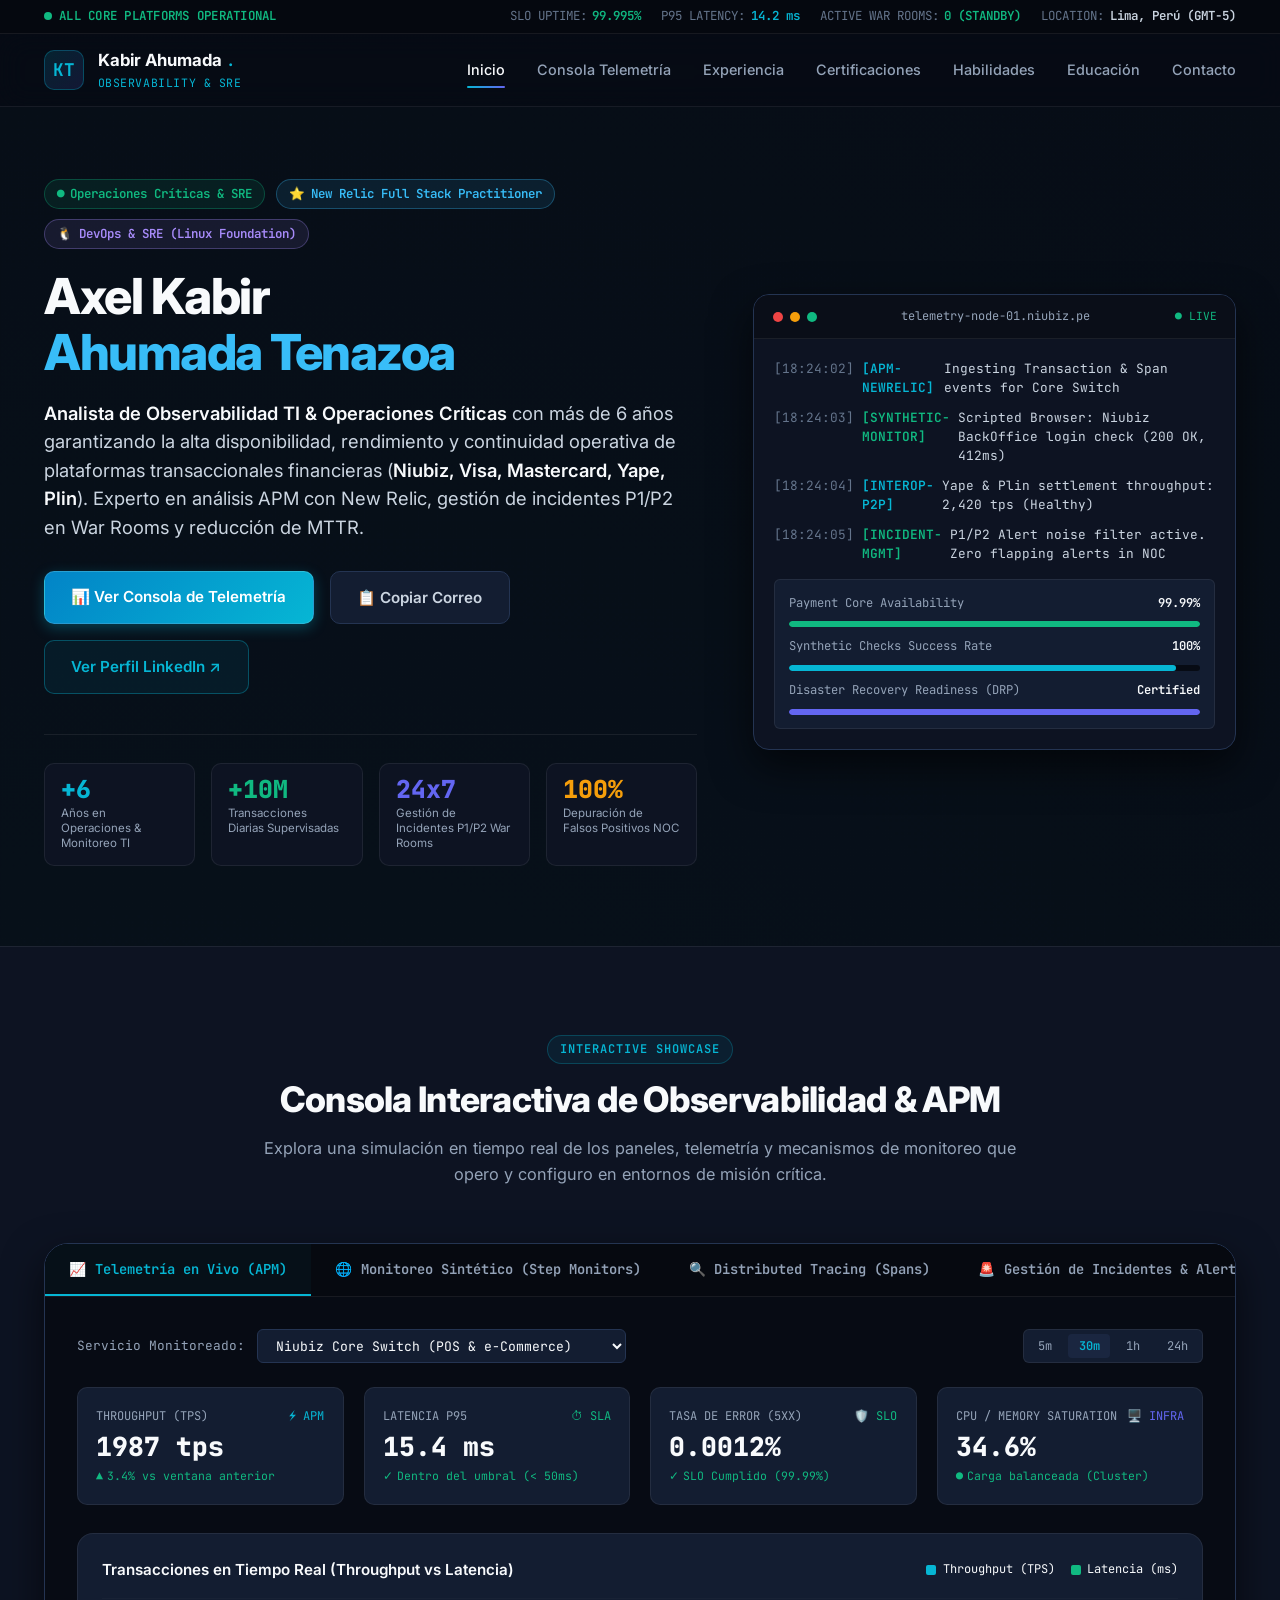
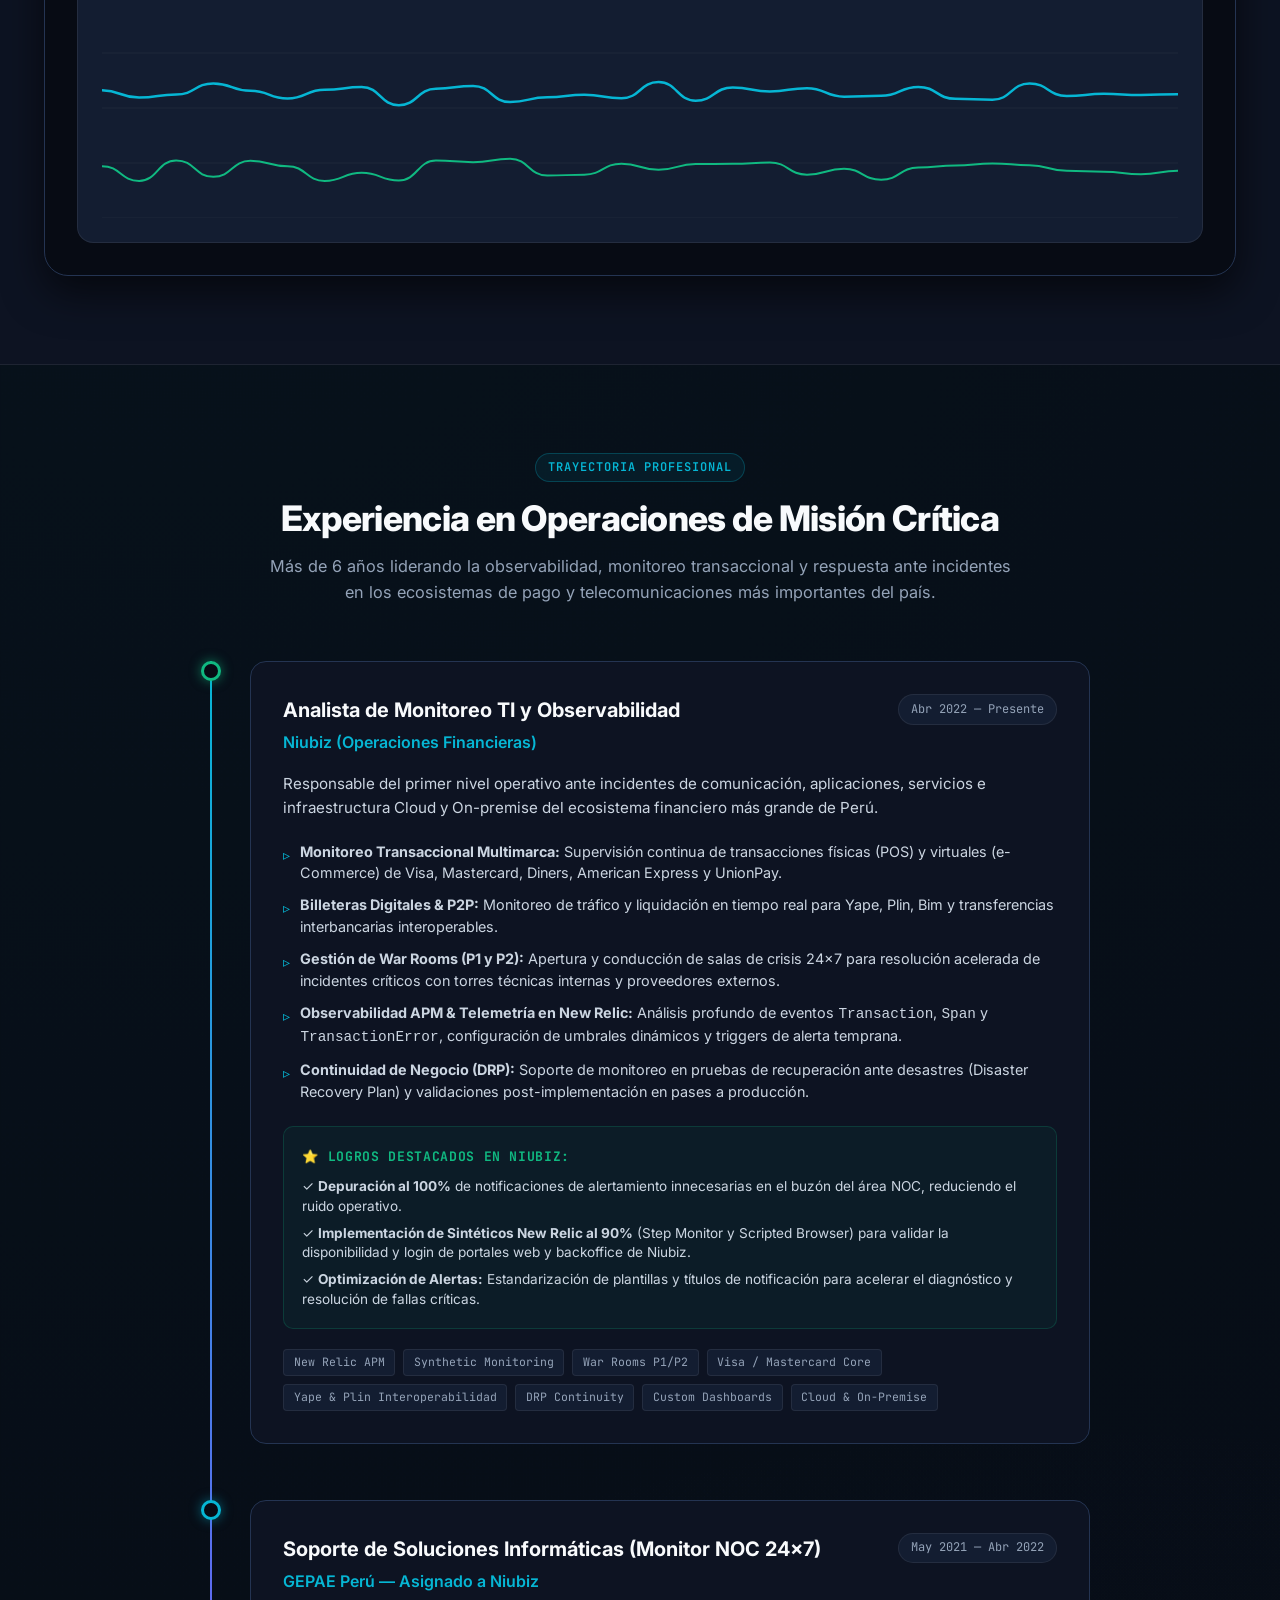
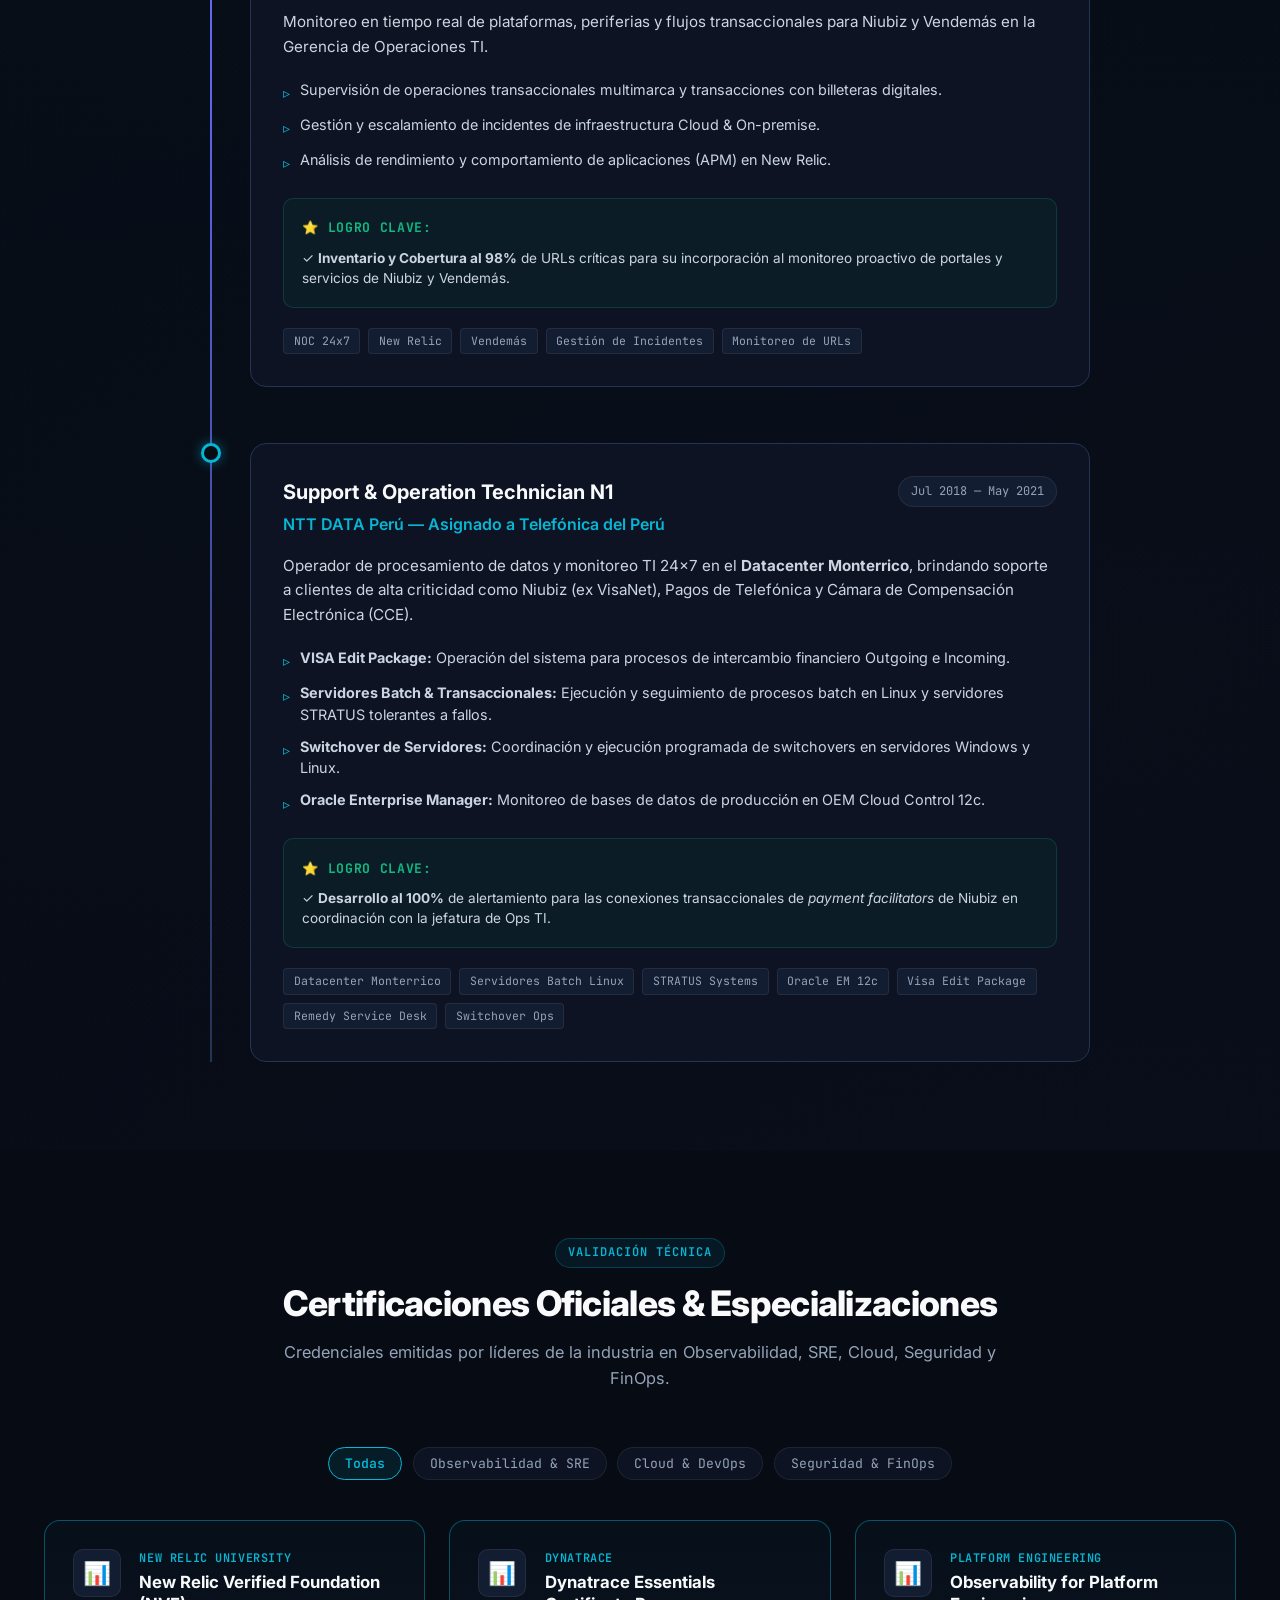
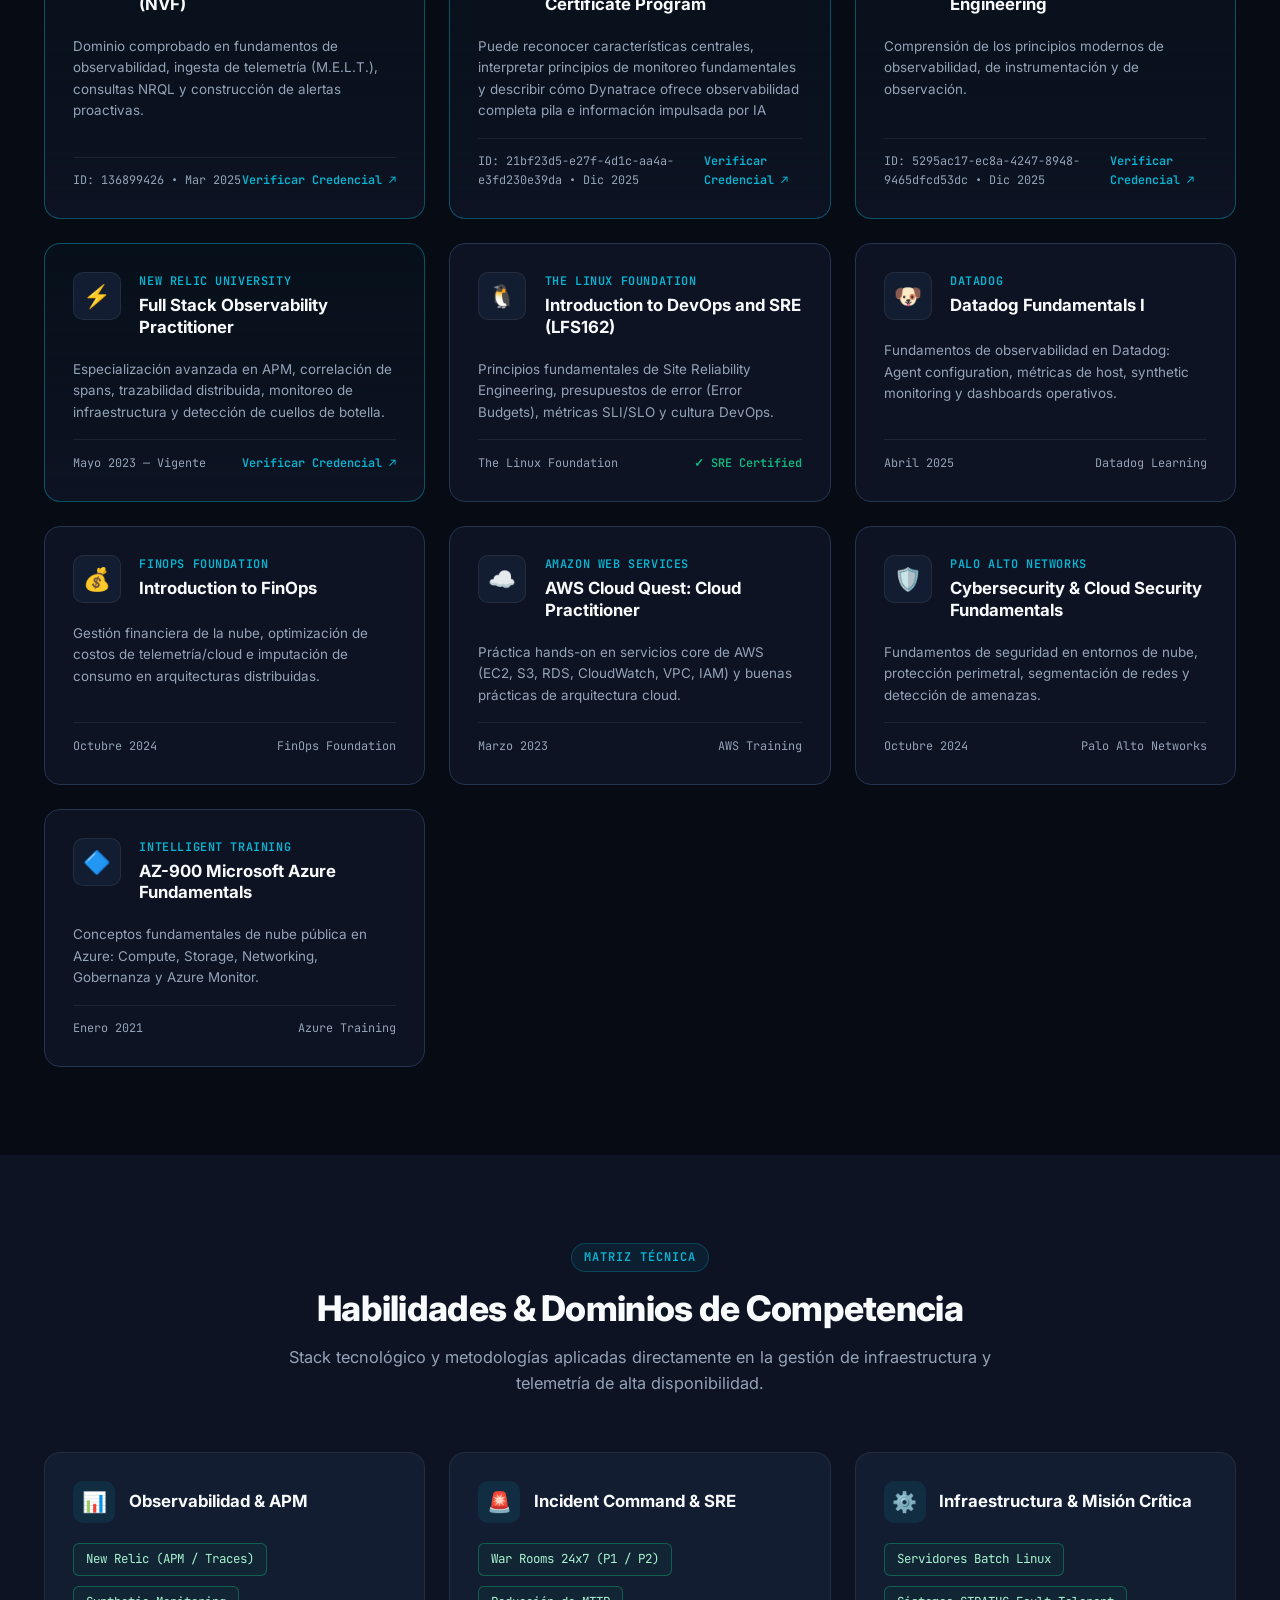
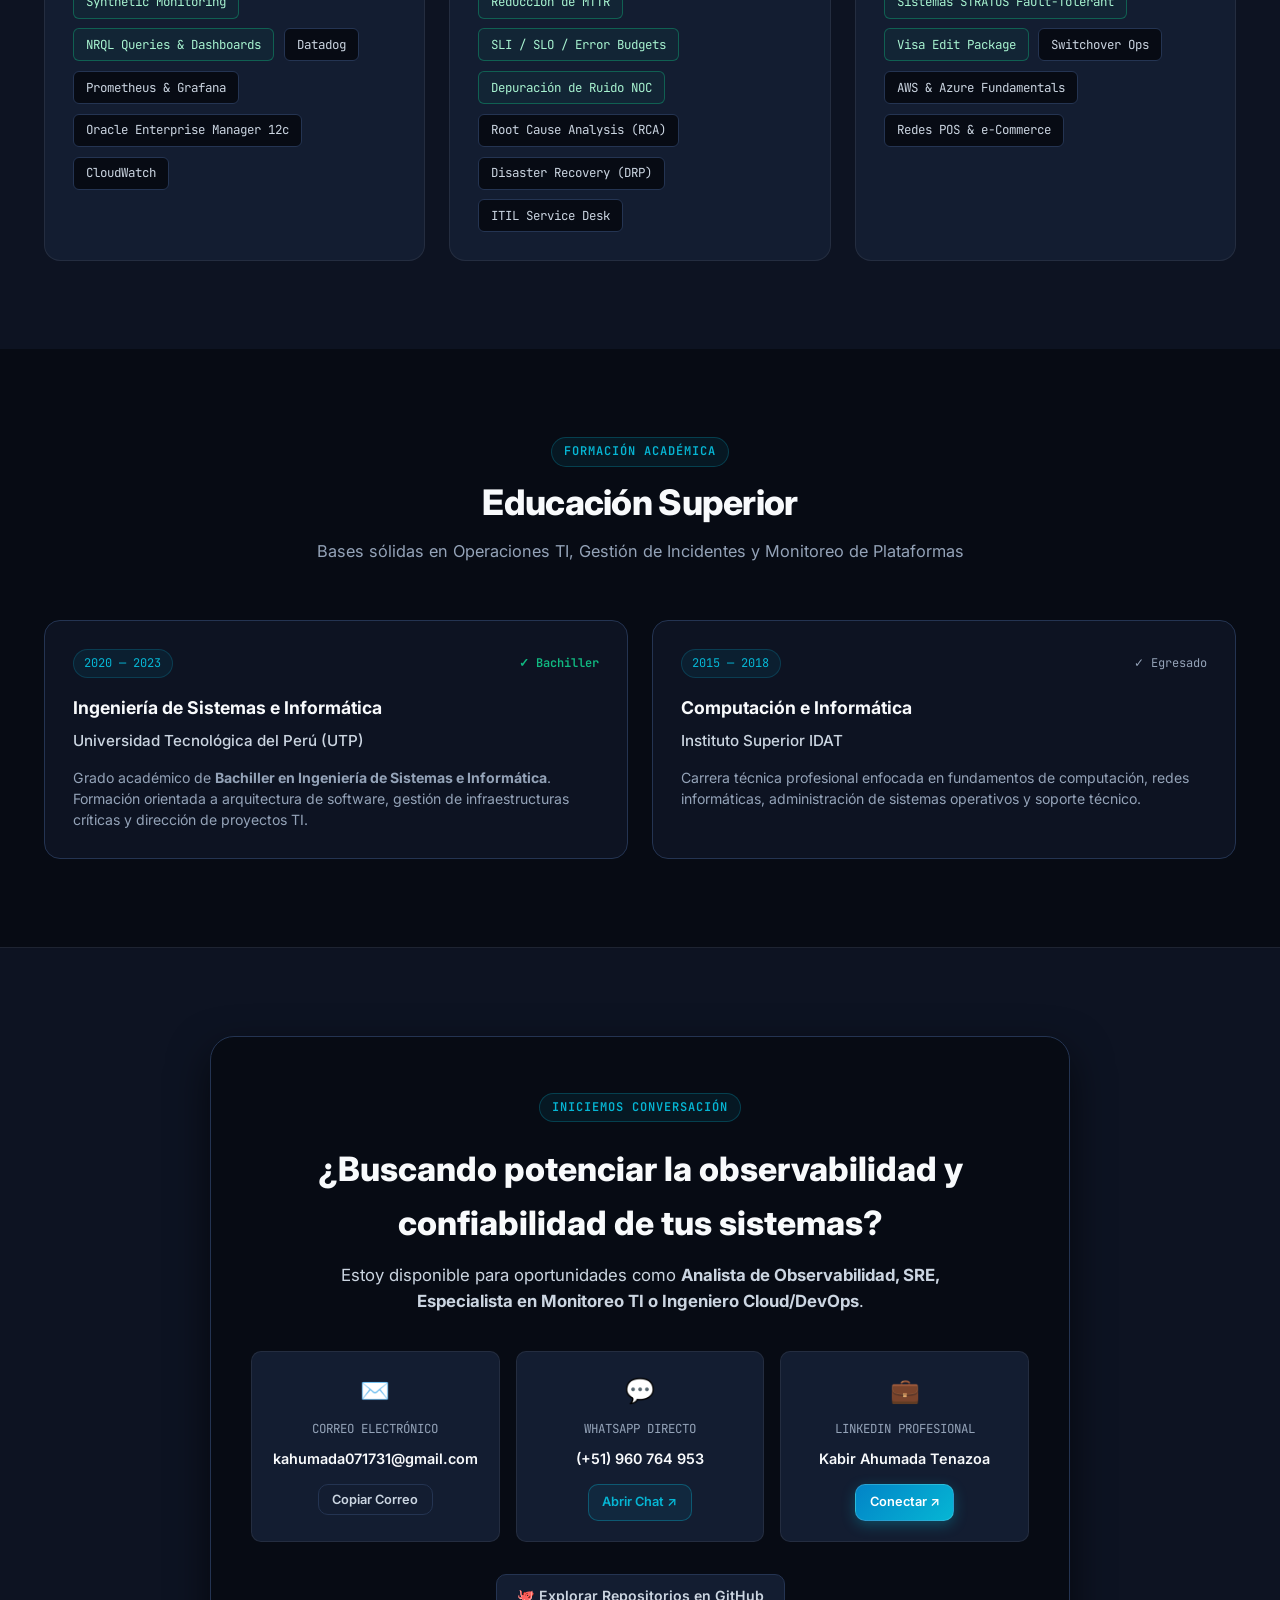
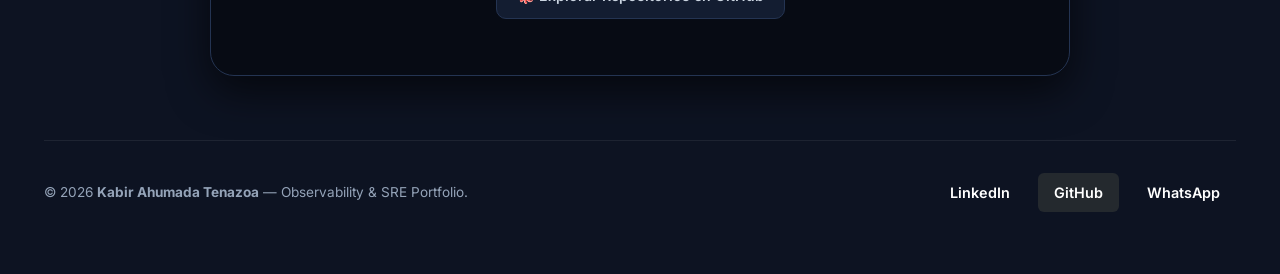
<file: index.html>
<!DOCTYPE html>
<html lang="es">

<head>
  <meta charset="UTF-8">
  <meta name="viewport" content="width=device-width, initial-scale=1.0">
  <meta http-equiv="X-UA-Compatible" content="IE=edge">

  <!-- SEO Primary Meta Tags -->
  <title>Kabir Ahumada Tenazoa | Analista de Observabilidad TI & SRE</title>
  <meta name="title" content="Kabir Ahumada Tenazoa | Analista de Observabilidad TI & SRE">
  <meta name="description"
    content="Portafolio profesional de Axel Kabir Ahumada Tenazoa. Especialista en Observabilidad Full-Stack (New Relic, Datadog), Monitoreo Transaccional Crítico (Niubiz, Visa, Yape, Plin), War Rooms P1/P2 y SRE.">
  <meta name="keywords"
    content="Kabir Ahumada, Observabilidad TI, SRE, APM New Relic, Datadog, Monitoreo Transaccional, Niubiz, War Room P1 P2, FinOps, DevOps, Linux">
  <meta name="author" content="Axel Kabir Ahumada Tenazoa">
  <meta name="theme-color" content="#070B14">

  <!-- Open Graph / Facebook / LinkedIn -->
  <meta property="og:type" content="website">
  <meta property="og:url" content="https://kahumada31.github.io/">
  <meta property="og:title" content="Kabir Ahumada Tenazoa | Analista de Observabilidad TI & SRE">
  <meta property="og:description"
    content="Especialista en Observabilidad Full-Stack, Operaciones Críticas Financieras (Niubiz, Visa, Mastercard, Yape), APM New Relic y Confiabilidad de Sistemas (SRE).">

  <!-- Favicon -->
  <link rel="icon" type="image/svg+xml"
    href="data:image/svg+xml,<svg xmlns='http://www.w3.org/2000/svg' viewBox='0 0 100 100'><text y='.9em' font-size='90'>📊</text></svg>">

  <!-- Stylesheet -->
  <link rel="stylesheet" href="css/styles.css">
</head>

<body>

  <!-- ==========================================================================
       TOP TELEMETRY LIVE STATUS TICKER
       ========================================================================== -->
  <div class="status-bar" id="statusBar">
    <div class="container status-bar-container">
      <div class="status-indicator-group">
        <div class="status-pulse">
          <span class="pulse-dot"></span>
          <span>ALL CORE PLATFORMS OPERATIONAL</span>
        </div>
      </div>
      <div class="status-metrics">
        <div class="metric-chip">
          <span class="chip-label">SLO UPTIME:</span>
          <span class="chip-value healthy">99.995%</span>
        </div>
        <div class="metric-chip">
          <span class="chip-label">P95 LATENCY:</span>
          <span class="chip-value highlight" id="topLatencyVal">14.2 ms</span>
        </div>
        <div class="metric-chip">
          <span class="chip-label">ACTIVE WAR ROOMS:</span>
          <span class="chip-value healthy">0 (STANDBY)</span>
        </div>
        <div class="metric-chip">
          <span class="chip-label">LOCATION:</span>
          <span class="chip-value">Lima, Perú (GMT-5)</span>
        </div>
      </div>
    </div>
  </div>

  <!-- ==========================================================================
       MAIN NAVIGATION HEADER
       ========================================================================== -->
  <header class="site-header" id="siteHeader">
    <div class="container nav-container">
      <a href="#inicio" class="logo-group">
        <div class="logo-badge">KT</div>
        <div class="logo-text">
          <div class="logo-text-title">Kabir Ahumada <span style="color:var(--telemetry-cyan)">.</span></div>
          <div class="logo-text-subtitle">Observability & SRE</div>
        </div>
      </a>

      <nav class="main-nav" id="mainNav">
        <a href="#inicio" class="nav-link active">Inicio</a>
        <a href="#consola" class="nav-link">Consola Telemetría</a>
        <a href="#experiencia" class="nav-link">Experiencia</a>
        <a href="#certificaciones" class="nav-link">Certificaciones</a>
        <a href="#habilidades" class="nav-link">Habilidades</a>
        <a href="#educacion" class="nav-link">Educación</a>
        <a href="#contacto" class="nav-link">Contacto</a>
      </nav>

      <!-- <div class="header-actions">
        <a href="https://wa.link/vdgrgr" target="_blank" rel="noopener noreferrer" class="btn btn-outline-cyan btn-sm">
          <span>💬 WhatsApp</span>
        </a>
        <a href="https://www.linkedin.com/in/axel-kabir-ahumada-tenazoa/" target="_blank" rel="noopener noreferrer"
          class="btn btn-primary btn-sm">
          <span>LinkedIn</span>
        </a>
        <button class="mobile-menu-btn" id="mobileMenuBtn" aria-label="Abrir menú de navegación">☰</button>
      </div> -->
    </div>
  </header>

  <main>
    <!-- ==========================================================================
         HERO SECTION
         ========================================================================== -->
    <section class="section hero-section" id="inicio">
      <div class="container">
        <div class="hero-grid">
          <div class="hero-intro-col">
            <div class="hero-badge-row">
              <div class="hero-role-pill">
                <span>●</span> Operaciones Críticas & SRE
              </div>
              <div class="hero-cert-pill">
                <span>⭐</span> New Relic Full Stack Practitioner
              </div>
              <div class="hero-cert-pill"
                style="color:#A78BFA; background:rgba(167,139,250,0.1); border-color:rgba(167,139,250,0.3)">
                <span>🐧</span> DevOps & SRE (Linux Foundation)
              </div>
            </div>

            <h1 class="hero-title">
              Axel Kabir <br>
              <span class="highlight-text">Ahumada Tenazoa</span>
            </h1>

            <p class="hero-tagline">
              <strong>Analista de Observabilidad TI & Operaciones Críticas</strong> con más de 6 años garantizando la
              alta disponibilidad, rendimiento y continuidad operativa de plataformas transaccionales financieras
              (<strong>Niubiz, Visa, Mastercard, Yape, Plin</strong>). Experto en análisis APM con New Relic, gestión de
              incidentes P1/P2 en War Rooms y reducción de MTTR.
            </p>

            <div class="hero-actions">
              <a href="#consola" class="btn btn-primary btn-lg">
                <span>📊 Ver Consola de Telemetría</span>
              </a>
              <button class="btn btn-secondary btn-lg btn-copy-email">
                <span>📋 Copiar Correo</span>
              </button>
              <a href="https://www.linkedin.com/in/axel-kabir-ahumada-tenazoa/" target="_blank"
                rel="noopener noreferrer" class="btn btn-outline-cyan btn-lg">
                <span>Ver Perfil LinkedIn ↗</span>
              </a>
            </div>

            <div class="hero-stats-row">
              <div class="hero-stat-card">
                <div class="stat-number cyan">+6</div>
                <div class="stat-label">Años en Operaciones & Monitoreo TI</div>
              </div>
              <div class="hero-stat-card">
                <div class="stat-number green">+10M</div>
                <div class="stat-label">Transacciones Diarias Supervisadas</div>
              </div>
              <div class="hero-stat-card">
                <div class="stat-number indigo">24x7</div>
                <div class="stat-label">Gestión de Incidentes P1/P2 War Rooms</div>
              </div>
              <div class="hero-stat-card">
                <div class="stat-number amber">100%</div>
                <div class="stat-label">Depuración de Falsos Positivos NOC</div>
              </div>
            </div>
          </div>

          <!-- Hero Terminal / Live Telemetry Card -->
          <div class="hero-visual-col">
            <div class="hero-terminal-card">
              <div class="terminal-header">
                <div class="terminal-controls">
                  <span class="t-btn red"></span>
                  <span class="t-btn yellow"></span>
                  <span class="t-btn green"></span>
                </div>
                <div class="terminal-title">telemetry-node-01.niubiz.pe</div>
                <div style="font-family:var(--font-mono); font-size:0.7rem; color:var(--telemetry-green)">● LIVE</div>
              </div>
              <div class="terminal-body">
                <div class="log-line">
                  <span class="log-time">[18:24:02]</span>
                  <span class="log-tag info">[APM-NEWRELIC]</span>
                  <span class="log-msg">Ingesting Transaction & Span events for Core Switch</span>
                </div>
                <div class="log-line">
                  <span class="log-time">[18:24:03]</span>
                  <span class="log-tag ok">[SYNTHETIC-MONITOR]</span>
                  <span class="log-msg">Scripted Browser: Niubiz BackOffice login check (200 OK, 412ms)</span>
                </div>
                <div class="log-line">
                  <span class="log-time">[18:24:04]</span>
                  <span class="log-tag info">[INTEROP-P2P]</span>
                  <span class="log-msg">Yape & Plin settlement throughput: 2,420 tps (Healthy)</span>
                </div>
                <div class="log-line">
                  <span class="log-time">[18:24:05]</span>
                  <span class="log-tag ok">[INCIDENT-MGMT]</span>
                  <span class="log-msg">P1/P2 Alert noise filter active. Zero flapping alerts in NOC</span>
                </div>

                <div class="terminal-telemetry-box">
                  <div class="telemetry-row">
                    <span class="telemetry-label">Payment Core Availability</span>
                    <span class="telemetry-val">99.99%</span>
                  </div>
                  <div class="telemetry-bar-container">
                    <div class="telemetry-bar-fill green"></div>
                  </div>

                  <div class="telemetry-row" style="margin-top:0.65rem">
                    <span class="telemetry-label">Synthetic Checks Success Rate</span>
                    <span class="telemetry-val">100%</span>
                  </div>
                  <div class="telemetry-bar-container">
                    <div class="telemetry-bar-fill cyan"></div>
                  </div>

                  <div class="telemetry-row" style="margin-top:0.65rem">
                    <span class="telemetry-label">Disaster Recovery Readiness (DRP)</span>
                    <span class="telemetry-val">Certified</span>
                  </div>
                  <div class="telemetry-bar-container">
                    <div class="telemetry-bar-fill indigo"></div>
                  </div>
                </div>
              </div>
            </div>
          </div>
        </div>
      </div>
    </section>

    <!-- ==========================================================================
         INTERACTIVE OBSERVABILITY CONSOLE (FEATURE ESTRELLA)
         ========================================================================== -->
    <section class="section console-section" id="consola">
      <div class="container">
        <div class="section-header">
          <div class="section-tag">Interactive Showcase</div>
          <h2 class="section-title">Consola Interactiva de Observabilidad & APM</h2>
          <p class="section-subtitle">
            Explora una simulación en tiempo real de los paneles, telemetría y mecanismos de monitoreo que opero y
            configuro en entornos de misión crítica.
          </p>
        </div>

        <div class="obs-console-wrapper">
          <!-- Console Tab Navigation -->
          <div class="console-nav-tabs">
            <button class="console-tab-btn active" data-tab="metrics">
              <span>📈</span> Telemetría en Vivo (APM)
            </button>
            <button class="console-tab-btn" data-tab="synthetics">
              <span>🌐</span> Monitoreo Sintético (Step Monitors)
            </button>
            <button class="console-tab-btn" data-tab="traces">
              <span>🔍</span> Distributed Tracing (Spans)
            </button>
            <button class="console-tab-btn" data-tab="incidents">
              <span>🚨</span> Gestión de Incidentes & Alertas
            </button>
          </div>

          <!-- TAB 1: Realtime Metrics & Golden Signals -->
          <div class="console-content-panel active" id="tab-metrics">
            <div class="metrics-top-bar">
              <div class="service-selector">
                <label for="serviceSelect"
                  style="font-family:var(--font-mono); font-size:0.8rem; color:var(--text-muted)">Servicio
                  Monitoreado:</label>
                <select id="serviceSelect" class="custom-select">
                  <option value="Niubiz Core Switch (POS & e-Commerce)">Niubiz Core Switch (POS & e-Commerce)</option>
                  <option value="Pasarela Interoperabilidad (Yape / Plin)">Pasarela Interoperabilidad (Yape / Plin)
                  </option>
                  <option value="Visa & Mastercard Settlement Engine">Visa & Mastercard Settlement Engine</option>
                  <option value="Batch Processing & Linux Servers">Batch Processing & Linux Servers</option>
                </select>
              </div>

              <div class="time-window-selector">
                <button class="time-btn">5m</button>
                <button class="time-btn active">30m</button>
                <button class="time-btn">1h</button>
                <button class="time-btn">24h</button>
              </div>
            </div>

            <div class="metrics-cards-grid">
              <div class="metric-kpi-card">
                <div class="kpi-title">
                  <span>THROUGHPUT (TPS)</span>
                  <span style="color:var(--telemetry-cyan)">⚡ APM</span>
                </div>
                <div class="kpi-value" id="kpi-tps-val">2,140 tps</div>
                <div class="kpi-status">
                  <span>▲</span> 3.4% vs ventana anterior
                </div>
              </div>

              <div class="metric-kpi-card">
                <div class="kpi-title">
                  <span>LATENCIA P95</span>
                  <span style="color:var(--telemetry-green)">⏱ SLA</span>
                </div>
                <div class="kpi-value" id="kpi-lat-val">15.8 ms</div>
                <div class="kpi-status">
                  <span>✓</span> Dentro del umbral (&lt; 50ms)
                </div>
              </div>

              <div class="metric-kpi-card">
                <div class="kpi-title">
                  <span>TASA DE ERROR (5XX)</span>
                  <span style="color:var(--telemetry-green)">🛡️ SLO</span>
                </div>
                <div class="kpi-value">0.0012%</div>
                <div class="kpi-status">
                  <span>✓</span> SLO Cumplido (99.99%)
                </div>
              </div>

              <div class="metric-kpi-card">
                <div class="kpi-title">
                  <span>CPU / MEMORY SATURATION</span>
                  <span style="color:var(--telemetry-indigo)">🖥️ INFRA</span>
                </div>
                <div class="kpi-value">34.6%</div>
                <div class="kpi-status">
                  <span>●</span> Carga balanceada (Cluster)
                </div>
              </div>
            </div>

            <div class="chart-container-box">
              <div class="chart-header">
                <div class="chart-title">
                  <span>Transacciones en Tiempo Real (Throughput vs Latencia)</span>
                </div>
                <div class="chart-legend">
                  <div class="legend-item">
                    <span class="legend-color" style="background:#06B6D4"></span>
                    <span>Throughput (TPS)</span>
                  </div>
                  <div class="legend-item">
                    <span class="legend-color" style="background:#10B981"></span>
                    <span>Latencia (ms)</span>
                  </div>
                </div>
              </div>
              <div class="canvas-wrapper">
                <canvas id="telemetryChart"></canvas>
              </div>
            </div>
          </div>

          <!-- TAB 2: Synthetics & Step Monitors -->
          <div class="console-content-panel" id="tab-synthetics">
            <div class="synthetics-list">
              <div class="synthetic-item">
                <div class="syn-name-col">
                  <div class="syn-icon">🔒</div>
                  <div>
                    <div class="syn-title">Niubiz BackOffice Auth & Login Flow</div>
                    <div class="syn-url">Scripted Browser • Multi-step validation</div>
                  </div>
                </div>
                <div>
                  <div class="syn-col-label">FRECUENCIA</div>
                  <div class="syn-col-val">Cada 1 min</div>
                </div>
                <div>
                  <div class="syn-col-label">TIEMPO RESPUESTA</div>
                  <div class="syn-col-val">382 ms</div>
                </div>
                <div>
                  <div class="syn-col-label">CÓDIGO HTTP</div>
                  <div class="syn-col-val">200 OK</div>
                </div>
                <div>
                  <span class="badge-status-ok">● PASSED</span>
                </div>
              </div>

              <div class="synthetic-item">
                <div class="syn-name-col">
                  <div class="syn-icon">💳</div>
                  <div>
                    <div class="syn-title">Checkout Pasarela Virtual (e-Commerce)</div>
                    <div class="syn-url">Step Monitor • Tokenización & Autorización</div>
                  </div>
                </div>
                <div>
                  <div class="syn-col-label">FRECUENCIA</div>
                  <div class="syn-col-val">Cada 2 min</div>
                </div>
                <div>
                  <div class="syn-col-label">TIEMPO RESPUESTA</div>
                  <div class="syn-col-val">214 ms</div>
                </div>
                <div>
                  <div class="syn-col-label">CÓDIGO HTTP</div>
                  <div class="syn-col-val">200 OK</div>
                </div>
                <div>
                  <span class="badge-status-ok">● PASSED</span>
                </div>
              </div>

              <div class="synthetic-item">
                <div class="syn-name-col">
                  <div class="syn-icon">📱</div>
                  <div>
                    <div class="syn-title">API Gateway Interoperabilidad Yape / Plin</div>
                    <div class="syn-url">API Endpoint Monitor • JSON Payload Validation</div>
                  </div>
                </div>
                <div>
                  <div class="syn-col-label">FRECUENCIA</div>
                  <div class="syn-col-val">Cada 30 seg</div>
                </div>
                <div>
                  <div class="syn-col-label">TIEMPO RESPUESTA</div>
                  <div class="syn-col-val">84 ms</div>
                </div>
                <div>
                  <div class="syn-col-label">CÓDIGO HTTP</div>
                  <div class="syn-col-val">200 OK</div>
                </div>
                <div>
                  <span class="badge-status-ok">● PASSED</span>
                </div>
              </div>

              <div class="synthetic-item">
                <div class="syn-name-col">
                  <div class="syn-icon">🏪</div>
                  <div>
                    <div class="syn-title">Conectividad POS Físico & Periferias</div>
                    <div class="syn-url">TCP Port & SSL Handshake Health Check</div>
                  </div>
                </div>
                <div>
                  <div class="syn-col-label">FRECUENCIA</div>
                  <div class="syn-col-val">Cada 1 min</div>
                </div>
                <div>
                  <div class="syn-col-label">TIEMPO RESPUESTA</div>
                  <div class="syn-col-val">42 ms</div>
                </div>
                <div>
                  <div class="syn-col-label">CÓDIGO HTTP</div>
                  <div class="syn-col-val">Connected</div>
                </div>
                <div>
                  <span class="badge-status-ok">● PASSED</span>
                </div>
              </div>
            </div>
          </div>

          <!-- TAB 3: Distributed Tracing -->
          <div class="console-content-panel" id="tab-traces">
            <div class="traces-wrapper">
              <div class="trace-summary-header">
                <div>
                  <strong style="color:var(--text-primary)">Trace ID:</strong> <code>tr-8f4b29c018a-niubiz-pay</code>
                </div>
                <div>
                  <strong style="color:var(--text-primary)">Operación:</strong>
                  <code>POST /v1/transactions/authorize</code>
                </div>
                <div>
                  <strong style="color:var(--text-primary)">Duración Total:</strong> <span
                    style="color:var(--telemetry-green)">38.4 ms</span>
                </div>
              </div>

              <div class="trace-span-row">
                <div class="trace-span-name">
                  <span class="span-dot" style="background:#06B6D4"></span>
                  <span>1. API Gateway (Ingress)</span>
                </div>
                <div class="waterfall-track">
                  <div class="waterfall-bar" style="left:0%; width:18%; background:#06B6D4"></div>
                </div>
                <div class="trace-duration">4.2 ms</div>
              </div>

              <div class="trace-span-row">
                <div class="trace-span-name" style="padding-left:1rem">
                  <span class="span-dot" style="background:#6366F1"></span>
                  <span>2. Auth & Token Service</span>
                </div>
                <div class="waterfall-track">
                  <div class="waterfall-bar" style="left:12%; width:22%; background:#6366F1"></div>
                </div>
                <div class="trace-duration">6.8 ms</div>
              </div>

              <div class="trace-span-row">
                <div class="trace-span-name" style="padding-left:2rem">
                  <span class="span-dot" style="background:#10B981"></span>
                  <span>3. Payment Engine Core</span>
                </div>
                <div class="waterfall-track">
                  <div class="waterfall-bar" style="left:30%; width:35%; background:#10B981"></div>
                </div>
                <div class="trace-duration">14.1 ms</div>
              </div>

              <div class="trace-span-row">
                <div class="trace-span-name" style="padding-left:3rem">
                  <span class="span-dot" style="background:#8B5CF6"></span>
                  <span>4. VisaNet / Bank Switch</span>
                </div>
                <div class="waterfall-track">
                  <div class="waterfall-bar" style="left:58%; width:26%; background:#8B5CF6"></div>
                </div>
                <div class="trace-duration">9.5 ms</div>
              </div>

              <div class="trace-span-row">
                <div class="trace-span-name" style="padding-left:3rem">
                  <span class="span-dot" style="background:#F59E0B"></span>
                  <span>5. Oracle DB 12c (Commit)</span>
                </div>
                <div class="waterfall-track">
                  <div class="waterfall-bar" style="left:82%; width:16%; background:#F59E0B"></div>
                </div>
                <div class="trace-duration">3.8 ms</div>
              </div>
            </div>
          </div>

          <!-- TAB 4: Incident & Alert Noise Reduction -->
          <div class="console-content-panel" id="tab-incidents">
            <div style="display:grid; grid-template-columns:repeat(auto-fit, minmax(280px, 1fr)); gap:1.25rem">
              <div class="metric-kpi-card">
                <div class="kpi-title">
                  <span>DEPURACIÓN DE ALERTAS NOC</span>
                  <span style="color:var(--telemetry-green)">🏆 Logro 100%</span>
                </div>
                <p style="font-size:0.85rem; color:var(--text-secondary); line-height:1.5; margin-top:0.5rem">
                  Eliminación y reconfiguración integral de falsos positivos en el buzón del Centro de Control NOC,
                  permitiendo al equipo enfocarse en eventos que realmente impactan el negocio.
                </p>
              </div>

              <div class="metric-kpi-card">
                <div class="kpi-title">
                  <span>WAR ROOMS & INCIDENTES P1/P2</span>
                  <span style="color:var(--telemetry-cyan)">⚡ 24x7 Command</span>
                </div>
                <p style="font-size:0.85rem; color:var(--text-secondary); line-height:1.5; margin-top:0.5rem">
                  Liderazgo operativo en salas de crisis para incidentes de alta severidad, coordinando torres de
                  soporte, infraestructura Cloud/On-premise y proveedores externos para una rápida mitigación.
                </p>
              </div>

              <div class="metric-kpi-card">
                <div class="kpi-title">
                  <span>ESTANDARIZACIÓN DE NOTIFICACIONES</span>
                  <span style="color:var(--telemetry-indigo)">📋 New Relic</span>
                </div>
                <p style="font-size:0.85rem; color:var(--text-secondary); line-height:1.5; margin-top:0.5rem">
                  Implementación de plantillas unificadas y optimización de <em>issue names</em> en New Relic para
                  contextualizar de inmediato el origen, servicio afectado y criticidad de la falla.
                </p>
              </div>
            </div>
          </div>
        </div>
      </div>
    </section>

    <!-- ==========================================================================
         EXPERIENCE TIMELINE SECTION
         ========================================================================== -->
    <section class="section" id="experiencia">
      <div class="container">
        <div class="section-header">
          <div class="section-tag">Trayectoria Profesional</div>
          <h2 class="section-title">Experiencia en Operaciones de Misión Crítica</h2>
          <p class="section-subtitle">
            Más de 6 años liderando la observabilidad, monitoreo transaccional y respuesta ante incidentes en los
            ecosistemas de pago y telecomunicaciones más importantes del país.
          </p>
        </div>

        <div class="timeline">
          <!-- Item 1: Niubiz -->
          <div class="timeline-item">
            <div class="timeline-node active"></div>
            <div class="timeline-card">
              <div class="timeline-header-meta">
                <div class="company-title-group">
                  <h3 class="job-role">Analista de Monitoreo TI y Observabilidad</h3>
                  <div class="company-name">
                    <a href="https://www.niubiz.com.pe/" target="_blank" rel="noopener noreferrer">Niubiz (Operaciones
                      Financieras)</a>
                  </div>
                </div>
                <div class="duration-badge">Abr 2022 — Presente</div>
              </div>

              <p class="job-scope-desc">
                Responsable del primer nivel operativo ante incidentes de comunicación, aplicaciones, servicios e
                infraestructura Cloud y On-premise del ecosistema financiero más grande de Perú.
              </p>

              <div class="duty-list">
                <div class="duty-item">
                  <span class="duty-icon">▹</span>
                  <span><strong>Monitoreo Transaccional Multimarca:</strong> Supervisión continua de transacciones
                    físicas (POS) y virtuales (e-Commerce) de Visa, Mastercard, Diners, American Express y
                    UnionPay.</span>
                </div>
                <div class="duty-item">
                  <span class="duty-icon">▹</span>
                  <span><strong>Billeteras Digitales & P2P:</strong> Monitoreo de tráfico y liquidación en tiempo real
                    para Yape, Plin, Bim y transferencias interbancarias interoperables.</span>
                </div>
                <div class="duty-item">
                  <span class="duty-icon">▹</span>
                  <span><strong>Gestión de War Rooms (P1 y P2):</strong> Apertura y conducción de salas de crisis 24x7
                    para resolución acelerada de incidentes críticos con torres técnicas internas y proveedores
                    externos.</span>
                </div>
                <div class="duty-item">
                  <span class="duty-icon">▹</span>
                  <span><strong>Observabilidad APM & Telemetría en New Relic:</strong> Análisis profundo de eventos
                    <code>Transaction</code>, <code>Span</code> y <code>TransactionError</code>, configuración de
                    umbrales dinámicos y triggers de alerta temprana.</span>
                </div>
                <div class="duty-item">
                  <span class="duty-icon">▹</span>
                  <span><strong>Continuidad de Negocio (DRP):</strong> Soporte de monitoreo en pruebas de recuperación
                    ante desastres (Disaster Recovery Plan) y validaciones post-implementación en pases a
                    producción.</span>
                </div>
              </div>

              <div class="achievements-box">
                <div class="achievements-title">⭐ Logros Destacados en Niubiz:</div>
                <div class="achieve-item">✓ <strong>Depuración al 100%</strong> de notificaciones de alertamiento
                  innecesarias en el buzón del área NOC, reduciendo el ruido operativo.</div>
                <div class="achieve-item">✓ <strong>Implementación de Sintéticos New Relic al 90%</strong> (Step Monitor
                  y Scripted Browser) para validar la disponibilidad y login de portales web y backoffice de Niubiz.
                </div>
                <div class="achieve-item">✓ <strong>Optimización de Alertas:</strong> Estandarización de plantillas y
                  títulos de notificación para acelerar el diagnóstico y resolución de fallas críticas.</div>
              </div>

              <div class="tech-tags-list">
                <span class="tech-tag">New Relic APM</span>
                <span class="tech-tag">Synthetic Monitoring</span>
                <span class="tech-tag">War Rooms P1/P2</span>
                <span class="tech-tag">Visa / Mastercard Core</span>
                <span class="tech-tag">Yape & Plin Interoperabilidad</span>
                <span class="tech-tag">DRP Continuity</span>
                <span class="tech-tag">Custom Dashboards</span>
                <span class="tech-tag">Cloud & On-Premise</span>
              </div>
            </div>
          </div>

          <!-- Item 2: GEPAE Perú -->
          <div class="timeline-item">
            <div class="timeline-node"></div>
            <div class="timeline-card">
              <div class="timeline-header-meta">
                <div class="company-title-group">
                  <h3 class="job-role">Soporte de Soluciones Informáticas (Monitor NOC 24x7)</h3>
                  <div class="company-name">
                    <span>GEPAE Perú — Asignado a Niubiz</span>
                  </div>
                </div>
                <div class="duration-badge">May 2021 — Abr 2022</div>
              </div>

              <p class="job-scope-desc">
                Monitoreo en tiempo real de plataformas, periferias y flujos transaccionales para Niubiz y Vendemás en
                la Gerencia de Operaciones TI.
              </p>

              <div class="duty-list">
                <div class="duty-item">
                  <span class="duty-icon">▹</span>
                  <span>Supervisión de operaciones transaccionales multimarca y transacciones con billeteras
                    digitales.</span>
                </div>
                <div class="duty-item">
                  <span class="duty-icon">▹</span>
                  <span>Gestión y escalamiento de incidentes de infraestructura Cloud & On-premise.</span>
                </div>
                <div class="duty-item">
                  <span class="duty-icon">▹</span>
                  <span>Análisis de rendimiento y comportamiento de aplicaciones (APM) en New Relic.</span>
                </div>
              </div>

              <div class="achievements-box">
                <div class="achievements-title">⭐ Logro Clave:</div>
                <div class="achieve-item">✓ <strong>Inventario y Cobertura al 98%</strong> de URLs críticas para su
                  incorporación al monitoreo proactivo de portales y servicios de Niubiz y Vendemás.</div>
              </div>

              <div class="tech-tags-list">
                <span class="tech-tag">NOC 24x7</span>
                <span class="tech-tag">New Relic</span>
                <span class="tech-tag">Vendemás</span>
                <span class="tech-tag">Gestión de Incidentes</span>
                <span class="tech-tag">Monitoreo de URLs</span>
              </div>
            </div>
          </div>

          <!-- Item 3: NTT DATA Perú -->
          <div class="timeline-item">
            <div class="timeline-node"></div>
            <div class="timeline-card">
              <div class="timeline-header-meta">
                <div class="company-title-group">
                  <h3 class="job-role">Support & Operation Technician N1</h3>
                  <div class="company-name">
                    <a href="https://pe.nttdata.com/" target="_blank" rel="noopener noreferrer">NTT DATA Perú — Asignado
                      a Telefónica del Perú</a>
                  </div>
                </div>
                <div class="duration-badge">Jul 2018 — May 2021</div>
              </div>

              <p class="job-scope-desc">
                Operador de procesamiento de datos y monitoreo TI 24x7 en el <strong>Datacenter Monterrico</strong>,
                brindando soporte a clientes de alta criticidad como Niubiz (ex VisaNet), Pagos de Telefónica y Cámara
                de Compensación Electrónica (CCE).
              </p>

              <div class="duty-list">
                <div class="duty-item">
                  <span class="duty-icon">▹</span>
                  <span><strong>VISA Edit Package:</strong> Operación del sistema para procesos de intercambio
                    financiero Outgoing e Incoming.</span>
                </div>
                <div class="duty-item">
                  <span class="duty-icon">▹</span>
                  <span><strong>Servidores Batch & Transaccionales:</strong> Ejecución y seguimiento de procesos batch
                    en Linux y servidores STRATUS tolerantes a fallos.</span>
                </div>
                <div class="duty-item">
                  <span class="duty-icon">▹</span>
                  <span><strong>Switchover de Servidores:</strong> Coordinación y ejecución programada de switchovers en
                    servidores Windows y Linux.</span>
                </div>
                <div class="duty-item">
                  <span class="duty-icon">▹</span>
                  <span><strong>Oracle Enterprise Manager:</strong> Monitoreo de bases de datos de producción en OEM
                    Cloud Control 12c.</span>
                </div>
              </div>

              <div class="achievements-box">
                <div class="achievements-title">⭐ Logro Clave:</div>
                <div class="achieve-item">✓ <strong>Desarrollo al 100%</strong> de alertamiento para las conexiones
                  transaccionales de <em>payment facilitators</em> de Niubiz en coordinación con la jefatura de Ops TI.
                </div>
              </div>

              <div class="tech-tags-list">
                <span class="tech-tag">Datacenter Monterrico</span>
                <span class="tech-tag">Servidores Batch Linux</span>
                <span class="tech-tag">STRATUS Systems</span>
                <span class="tech-tag">Oracle EM 12c</span>
                <span class="tech-tag">Visa Edit Package</span>
                <span class="tech-tag">Remedy Service Desk</span>
                <span class="tech-tag">Switchover Ops</span>
              </div>
            </div>
          </div>
        </div>
      </div>
    </section>

    <!-- ==========================================================================
         VERIFIED CERTIFICATIONS HUB
         ========================================================================== -->
    <section class="section certs-section" id="certificaciones">
      <div class="container">
        <div class="section-header">
          <div class="section-tag">Validación Técnica</div>
          <h2 class="section-title">Certificaciones Oficiales & Especializaciones</h2>
          <p class="section-subtitle">
            Credenciales emitidas por líderes de la industria en Observabilidad, SRE, Cloud, Seguridad y FinOps.
          </p>
        </div>

        <div class="certs-filter-bar">
          <button class="filter-btn active" data-filter="all">Todas</button>
          <button class="filter-btn" data-filter="obs">Observabilidad & SRE</button>
          <button class="filter-btn" data-filter="cloud">Cloud & DevOps</button>
          <button class="filter-btn" data-filter="sec">Seguridad & FinOps</button>
        </div>

        <div class="certs-grid">
          <!-- Cert 1: New Relic NVF -->
          <div class="cert-card verified-highlight" data-category="obs">
            <div class="cert-card-top">
              <div class="cert-issuer-icon" style="color:#06B6D4">📊</div>
              <div class="cert-info-main">
                <div class="cert-issuer-name">New Relic University</div>
                <h3 class="cert-name">New Relic Verified Foundation (NVF)</h3>
              </div>
            </div>
            <p style="font-size:0.84rem; color:var(--text-muted); margin-bottom:1rem">
              Dominio comprobado en fundamentos de observabilidad, ingesta de telemetría (M.E.L.T.), consultas NRQL y
              construcción de alertas proactivas.
            </p>
            <div class="cert-meta-row">
              <span>ID: 136899426 • Mar 2025</span>
              <a href="https://credentials.newrelic.com/4b4b6e6d-3598-493d-bace-814d7b1e4c1d#acc.3IWZaON7"
                target="_blank" rel="noopener noreferrer" class="cert-verify-link">
                Verificar Credencial ↗
              </a>
            </div>
          </div>

          <!-- Cert 2: Dynatrace Essentials Certificate Program -->
          <div class="cert-card verified-highlight" data-category="obs">
            <div class="cert-card-top">
              <div class="cert-issuer-icon" style="color:#06B6D4">📊</div>
              <div class="cert-info-main">
                <div class="cert-issuer-name">Dynatrace</div>
                <h3 class="cert-name">Dynatrace Essentials Certificate Program</h3>
              </div>
            </div>
            <p style="font-size:0.84rem; color:var(--text-muted); margin-bottom:1rem">
              Puede reconocer características centrales, interpretar principios de monitoreo fundamentales y describir
              cómo Dynatrace ofrece observabilidad completa pila e información impulsada por IA
            </p>
            <div class="cert-meta-row">
              <span>ID: 21bf23d5-e27f-4d1c-aa4a-e3fd230e39da • Dic 2025</span>
              <a href="https://www.credly.com/earner/earned/badge/21bf23d5-e27f-4d1c-aa4a-e3fd230e39da" target="_blank"
                rel="noopener noreferrer" class="cert-verify-link">
                Verificar Credencial ↗
              </a>
            </div>
          </div>

          <!-- Cert 3: Observability for Platform Engineering -->
          <div class="cert-card verified-highlight" data-category="obs">
            <div class="cert-card-top">
              <div class="cert-issuer-icon" style="color:#0827f1">📊</div>
              <div class="cert-info-main">
                <div class="cert-issuer-name">Platform Engineering</div>
                <h3 class="cert-name">Observability for Platform Engineering</h3>
              </div>
            </div>
            <p style="font-size:0.84rem; color:var(--text-muted); margin-bottom:1rem">
              Comprensión de los principios modernos de observabilidad, de instrumentación y de observación.
            </p>
            <div class="cert-meta-row">
              <span>ID: 5295ac17-ec8a-4247-8948-9465dfcd53dc • Dic 2025</span>
              <a href="https://www.virtualbadge.io/certificate-validator?credential=5295ac17-ec8a-4247-8948-9465dfcd53dc"
                target="_blank" rel="noopener noreferrer" class="cert-verify-link">
                Verificar Credencial ↗
              </a>
            </div>
          </div>

          <!-- Cert 4: New Relic Full Stack Practitioner -->
          <div class="cert-card verified-highlight" data-category="obs">
            <div class="cert-card-top">
              <div class="cert-issuer-icon" style="color:#10B981">⚡</div>
              <div class="cert-info-main">
                <div class="cert-issuer-name">New Relic University</div>
                <h3 class="cert-name">Full Stack Observability Practitioner</h3>
              </div>
            </div>
            <p style="font-size:0.84rem; color:var(--text-muted); margin-bottom:1rem">
              Especialización avanzada en APM, correlación de spans, trazabilidad distribuida, monitoreo de
              infraestructura y detección de cuellos de botella.
            </p>
            <div class="cert-meta-row">
              <span>Mayo 2023 — Vigente</span>
              <a href="https://credentials.newrelic.com/d26463db-0ab4-414d-9f5b-0df4fa46238f#acc.FWAOVvyL"
                target="_blank" rel="noopener noreferrer" class="cert-verify-link">
                Verificar Credencial ↗
              </a>
            </div>
          </div>

          <!-- Cert 3: Linux Foundation DevOps & SRE -->
          <div class="cert-card" data-category="obs">
            <div class="cert-card-top">
              <div class="cert-issuer-icon" style="color:#A78BFA">🐧</div>
              <div class="cert-info-main">
                <div class="cert-issuer-name">The Linux Foundation</div>
                <h3 class="cert-name">Introduction to DevOps and SRE (LFS162)</h3>
              </div>
            </div>
            <p style="font-size:0.84rem; color:var(--text-muted); margin-bottom:1rem">
              Principios fundamentales de Site Reliability Engineering, presupuestos de error (Error Budgets), métricas
              SLI/SLO y cultura DevOps.
            </p>
            <div class="cert-meta-row">
              <span>The Linux Foundation</span>
              <span style="color:var(--telemetry-green); font-weight:600">✓ SRE Certified</span>
            </div>
          </div>

          <!-- Cert 4: Datadog Fundamentals -->
          <div class="cert-card" data-category="obs">
            <div class="cert-card-top">
              <div class="cert-issuer-icon" style="color:#9333EA">🐶</div>
              <div class="cert-info-main">
                <div class="cert-issuer-name">Datadog</div>
                <h3 class="cert-name">Datadog Fundamentals I</h3>
              </div>
            </div>
            <p style="font-size:0.84rem; color:var(--text-muted); margin-bottom:1rem">
              Fundamentos de observabilidad en Datadog: Agent configuration, métricas de host, synthetic monitoring y
              dashboards operativos.
            </p>
            <div class="cert-meta-row">
              <span>Abril 2025</span>
              <span style="color:var(--text-muted)">Datadog Learning</span>
            </div>
          </div>

          <!-- Cert 5: FinOps Foundation -->
          <div class="cert-card" data-category="sec">
            <div class="cert-card-top">
              <div class="cert-issuer-icon" style="color:#F59E0B">💰</div>
              <div class="cert-info-main">
                <div class="cert-issuer-name">FinOps Foundation</div>
                <h3 class="cert-name">Introduction to FinOps</h3>
              </div>
            </div>
            <p style="font-size:0.84rem; color:var(--text-muted); margin-bottom:1rem">
              Gestión financiera de la nube, optimización de costos de telemetría/cloud e imputación de consumo en
              arquitecturas distribuidas.
            </p>
            <div class="cert-meta-row">
              <span>Octubre 2024</span>
              <span style="color:var(--text-muted)">FinOps Foundation</span>
            </div>
          </div>

          <!-- Cert 6: AWS Cloud Quest -->
          <div class="cert-card" data-category="cloud">
            <div class="cert-card-top">
              <div class="cert-issuer-icon" style="color:#F97316">☁️</div>
              <div class="cert-info-main">
                <div class="cert-issuer-name">Amazon Web Services</div>
                <h3 class="cert-name">AWS Cloud Quest: Cloud Practitioner</h3>
              </div>
            </div>
            <p style="font-size:0.84rem; color:var(--text-muted); margin-bottom:1rem">
              Práctica hands-on en servicios core de AWS (EC2, S3, RDS, CloudWatch, VPC, IAM) y buenas prácticas de
              arquitectura cloud.
            </p>
            <div class="cert-meta-row">
              <span>Marzo 2023</span>
              <span style="color:var(--text-muted)">AWS Training</span>
            </div>
          </div>

          <!-- Cert 7: Palo Alto Networks -->
          <div class="cert-card" data-category="sec">
            <div class="cert-card-top">
              <div class="cert-issuer-icon" style="color:#EF4444">🛡️</div>
              <div class="cert-info-main">
                <div class="cert-issuer-name">Palo Alto Networks</div>
                <h3 class="cert-name">Cybersecurity & Cloud Security Fundamentals</h3>
              </div>
            </div>
            <p style="font-size:0.84rem; color:var(--text-muted); margin-bottom:1rem">
              Fundamentos de seguridad en entornos de nube, protección perimetral, segmentación de redes y detección de
              amenazas.
            </p>
            <div class="cert-meta-row">
              <span>Octubre 2024</span>
              <span style="color:var(--text-muted)">Palo Alto Networks</span>
            </div>
          </div>

          <!-- Cert 8: Microsoft Azure AZ-900 -->
          <div class="cert-card" data-category="cloud">
            <div class="cert-card-top">
              <div class="cert-issuer-icon" style="color:#0284C7">🔷</div>
              <div class="cert-info-main">
                <div class="cert-issuer-name">Intelligent Training</div>
                <h3 class="cert-name">AZ-900 Microsoft Azure Fundamentals</h3>
              </div>
            </div>
            <p style="font-size:0.84rem; color:var(--text-muted); margin-bottom:1rem">
              Conceptos fundamentales de nube pública en Azure: Compute, Storage, Networking, Gobernanza y Azure
              Monitor.
            </p>
            <div class="cert-meta-row">
              <span>Enero 2021</span>
              <span style="color:var(--text-muted)">Azure Training</span>
            </div>
          </div>
        </div>
      </div>
    </section>

    <!-- ==========================================================================
         SKILLS & DOMAINS MATRIX
         ========================================================================== -->
    <section class="section skills-section" id="habilidades">
      <div class="container">
        <div class="section-header">
          <div class="section-tag">Matriz Técnica</div>
          <h2 class="section-title">Habilidades & Dominios de Competencia</h2>
          <p class="section-subtitle">
            Stack tecnológico y metodologías aplicadas directamente en la gestión de infraestructura y telemetría de
            alta disponibilidad.
          </p>
        </div>

        <div class="skills-matrix-grid">
          <!-- Domain 1 -->
          <div class="skill-domain-card">
            <div class="domain-header">
              <div class="domain-icon">📊</div>
              <h3 class="domain-title">Observabilidad & APM</h3>
            </div>
            <div class="domain-pills-list">
              <span class="skill-pill mastered">New Relic (APM / Traces)</span>
              <span class="skill-pill mastered">Synthetic Monitoring</span>
              <span class="skill-pill mastered">NRQL Queries & Dashboards</span>
              <span class="skill-pill">Datadog</span>
              <span class="skill-pill">Prometheus & Grafana</span>
              <span class="skill-pill">Oracle Enterprise Manager 12c</span>
              <span class="skill-pill">CloudWatch</span>
            </div>
          </div>

          <!-- Domain 2 -->
          <div class="skill-domain-card">
            <div class="domain-header">
              <div class="domain-icon">🚨</div>
              <h3 class="domain-title">Incident Command & SRE</h3>
            </div>
            <div class="domain-pills-list">
              <span class="skill-pill mastered">War Rooms 24x7 (P1 / P2)</span>
              <span class="skill-pill mastered">Reducción de MTTR</span>
              <span class="skill-pill mastered">SLI / SLO / Error Budgets</span>
              <span class="skill-pill mastered">Depuración de Ruido NOC</span>
              <span class="skill-pill">Root Cause Analysis (RCA)</span>
              <span class="skill-pill">Disaster Recovery (DRP)</span>
              <span class="skill-pill">ITIL Service Desk</span>
            </div>
          </div>

          <!-- Domain 3 -->
          <div class="skill-domain-card">
            <div class="domain-header">
              <div class="domain-icon">⚙️</div>
              <h3 class="domain-title">Infraestructura & Misión Crítica</h3>
            </div>
            <div class="domain-pills-list">
              <span class="skill-pill mastered">Servidores Batch Linux</span>
              <span class="skill-pill mastered">Sistemas STRATUS Fault-Tolerant</span>
              <span class="skill-pill mastered">Visa Edit Package</span>
              <span class="skill-pill">Switchover Ops</span>
              <span class="skill-pill">AWS & Azure Fundamentals</span>
              <span class="skill-pill">Redes POS & e-Commerce</span>
            </div>
          </div>

          <!-- Domain 4 
          <div class="skill-domain-card">
            <div class="domain-header">
              <div class="domain-icon">💻</div>
              <h3 class="domain-title">Backend & Automatización</h3>
            </div>
            <div class="domain-pills-list">
              <span class="skill-pill mastered">Bash Scripting</span>
              <span class="skill-pill mastered">JavaScript / Node.js</span>
              <span class="skill-pill">MongoDB</span>
              <span class="skill-pill">SQL Queries</span>
              <span class="skill-pill">Git & GitHub Actions</span>
              <span class="skill-pill">FinOps Cloud Cost Optimization</span>
            </div>
          </div> -->
        </div>
      </div>
    </section>

    <!-- ==========================================================================
         EDUCATION SECTION
         ========================================================================== -->
    <section class="section education-section" id="educacion">
      <div class="container">
        <div class="section-header">
          <div class="section-tag">Formación Académica</div>
          <h2 class="section-title">Educación Superior</h2>
          <p class="section-subtitle">
            Bases sólidas en Operaciones TI, Gestión de Incidentes y Monitoreo de Plataformas
          </p>
        </div>

        <div class="education-grid">
          <!-- Edu 1 -->
          <div class="education-card">
            <div class="edu-badge-row">
              <span class="edu-year">2020 — 2023</span>
              <span
                style="color:var(--telemetry-green); font-family:var(--font-mono); font-size:0.75rem; font-weight:600">✓
                Bachiller</span>
            </div>
            <h3 class="edu-degree">Ingeniería de Sistemas e Informática</h3>
            <div class="edu-institution">Universidad Tecnológica del Perú (UTP)</div>
            <p class="edu-desc">
              Grado académico de <strong>Bachiller en Ingeniería de Sistemas e Informática</strong>. Formación orientada
              a arquitectura de software, gestión de infraestructuras críticas y dirección de proyectos TI.
            </p>
          </div>

          <!-- Edu 2 
           <div class="education-card">
            <div class="edu-badge-row">
              <span class="edu-year">2024 — En Curso</span>
              <span style="color:var(--telemetry-cyan); font-family:var(--font-mono); font-size:0.75rem; font-weight:600">● Especialización</span>
            </div>
            <h3 class="edu-degree">Especialización en Desarrollo Backend</h3>
            <div class="edu-institution">Instituto IDAT — Pachaqtec</div>
            <p class="edu-desc">
              Desarrollo de microservicios y APIs escalables del lado del servidor en JavaScript / Node.js, modelado de bases de datos NoSQL con MongoDB y optimización de rendimiento.
            </p>
          </div> -->

          <!-- Edu 3 -->
          <div class="education-card">
            <div class="edu-badge-row">
              <span class="edu-year">2015 — 2018</span>
              <span style="color:var(--text-muted); font-family:var(--font-mono); font-size:0.75rem">✓ Egresado</span>
            </div>
            <h3 class="edu-degree">Computación e Informática</h3>
            <div class="edu-institution">Instituto Superior IDAT</div>
            <p class="edu-desc">
              Carrera técnica profesional enfocada en fundamentos de computación, redes informáticas, administración de
              sistemas operativos y soporte técnico.
            </p>
          </div>
        </div>
      </div>
    </section>

    <!-- ==========================================================================
         CONTACT & CALL TO ACTION SECTION
         ========================================================================== -->
    <section class="section contact-section" id="contacto">
      <div class="container">
        <div class="contact-card-box">
          <div class="section-tag" style="margin-bottom:1.25rem">Iniciemos Conversación</div>
          <h2 class="contact-card-title">¿Buscando potenciar la observabilidad y confiabilidad de tus sistemas?</h2>
          <p class="contact-card-desc">
            Estoy disponible para oportunidades como <strong>Analista de Observabilidad, SRE, Especialista en Monitoreo
              TI o Ingeniero Cloud/DevOps</strong>.
          </p>

          <div class="contact-channels-grid">
            <div class="contact-channel-item">
              <div class="channel-icon">✉️</div>
              <div class="channel-label">CORREO ELECTRÓNICO</div>
              <div class="channel-val">kahumada071731@gmail.com</div>
              <button class="btn btn-secondary btn-sm btn-copy-email" style="margin-top:0.4rem">
                <span>Copiar Correo</span>
              </button>
            </div>

            <div class="contact-channel-item">
              <div class="channel-icon">💬</div>
              <div class="channel-label">WHATSAPP DIRECTO</div>
              <div class="channel-val">(+51) 960 764 953</div>
              <a href="https://wa.link/vdgrgr" target="_blank" rel="noopener noreferrer"
                class="btn btn-outline-cyan btn-sm" style="margin-top:0.4rem">
                <span>Abrir Chat ↗</span>
              </a>
            </div>

            <div class="contact-channel-item">
              <div class="channel-icon">💼</div>
              <div class="channel-label">LINKEDIN PROFESIONAL</div>
              <div class="channel-val">Kabir Ahumada Tenazoa</div>
              <a href="https://www.linkedin.com/in/axel-kabir-ahumada-tenazoa/" target="_blank"
                rel="noopener noreferrer" class="btn btn-primary btn-sm" style="margin-top:0.4rem">
                <span>Conectar ↗</span>
              </a>
            </div>
          </div>

          <div style="margin-top:2rem">
            <a href="https://github.com/kahumada31" target="_blank" rel="noopener noreferrer" class="btn btn-secondary">
              <span>🐙 Explorar Repositorios en GitHub</span>
            </a>
          </div>
        </div>

        <div class="footer-bottom">
          <div>
            © 2026 <strong>Kabir Ahumada Tenazoa</strong> — Observability & SRE Portfolio.
          </div>
          <div class="footer-social-links">
            <a href="https://www.linkedin.com/in/axel-kabir-ahumada-tenazoa/" target="_blank" rel="btn-linkedin"
              class="footer-social-btn" title="LinkedIn">LinkedIn</a>
            <a href="https://github.com/kahumada31" target="_blank" rel="noopener noreferrer" class="btn-github"
              title="GitHub">GitHub</a>
            <a href="https://wa.link/vdgrgr" target="_blank" rel="noopener noreferrer" class="fa fa-whatsapp"
              title="WhatsApp">WhatsApp</a>
          </div>
        </div>
      </div>
    </section>
  </main>

  <!-- JavaScript App Logic -->
  <script src="js/app.js"></script>
</body>

</html>
</file>
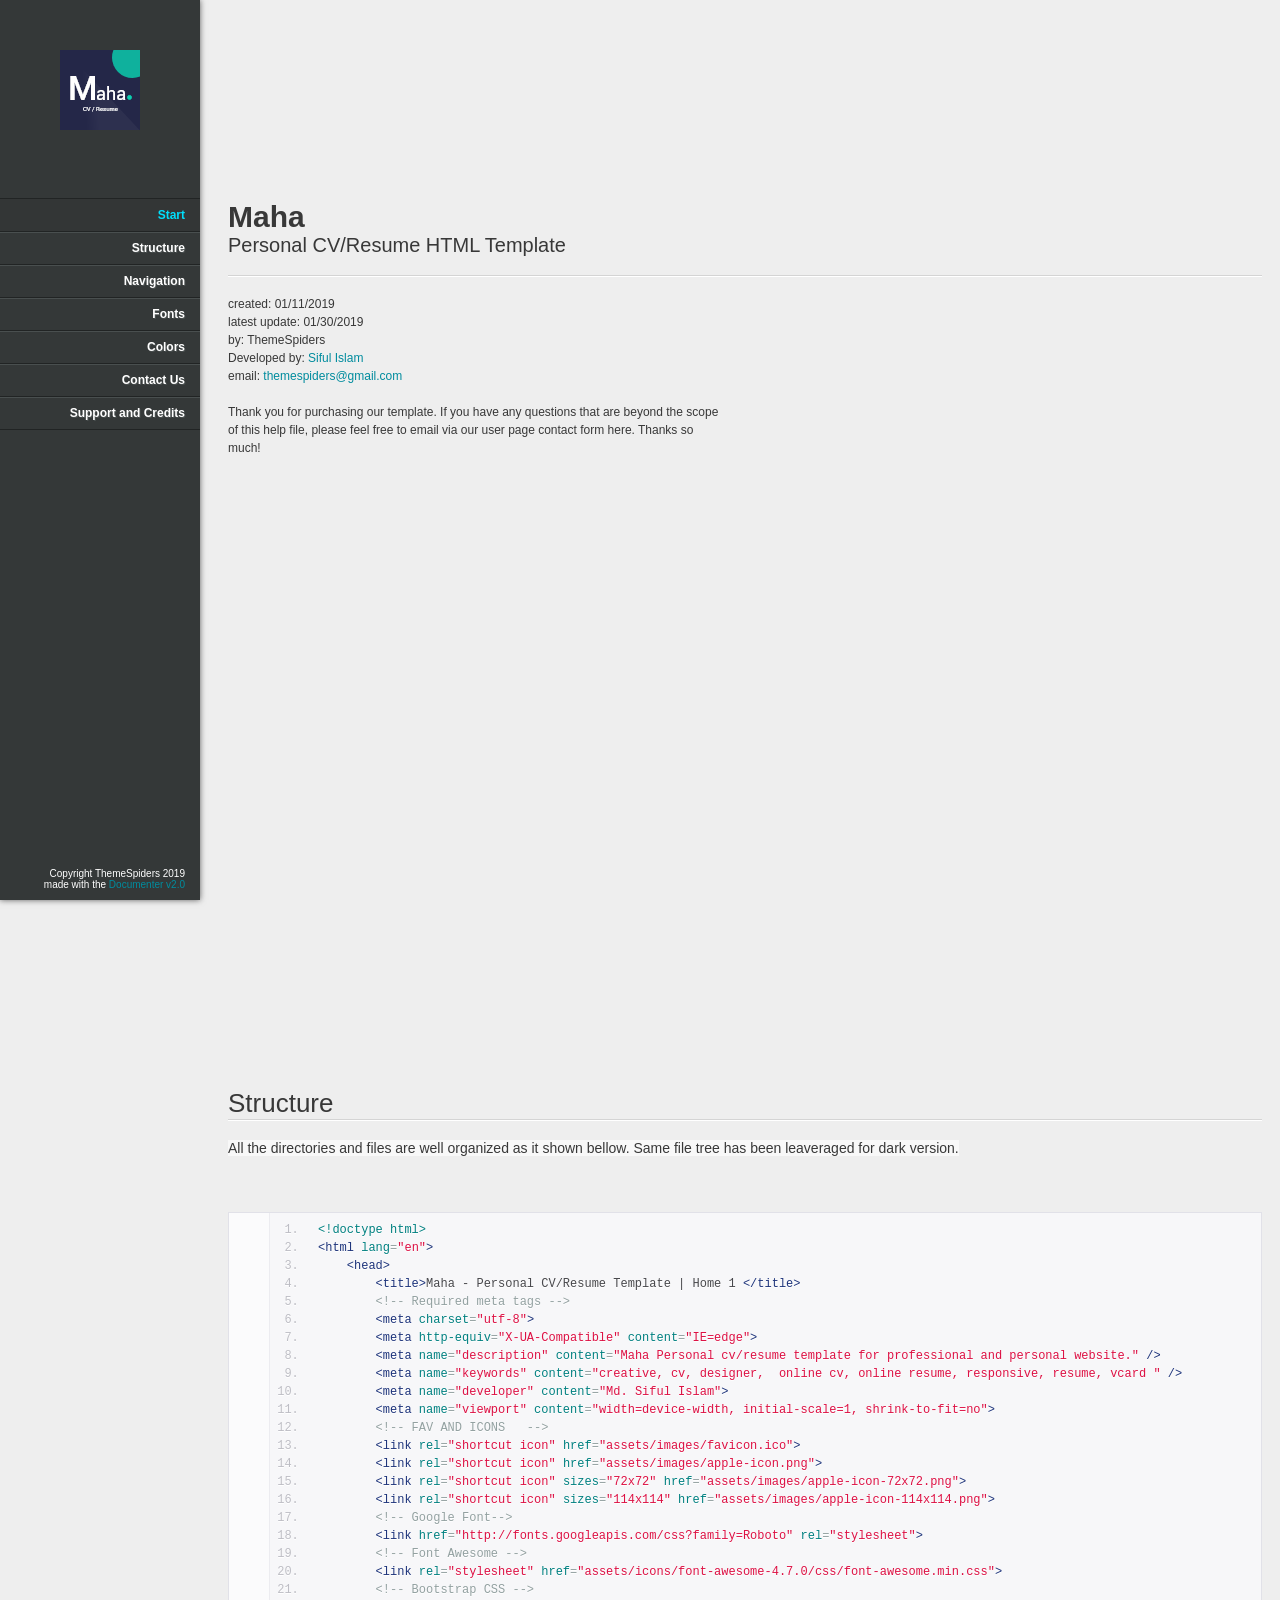
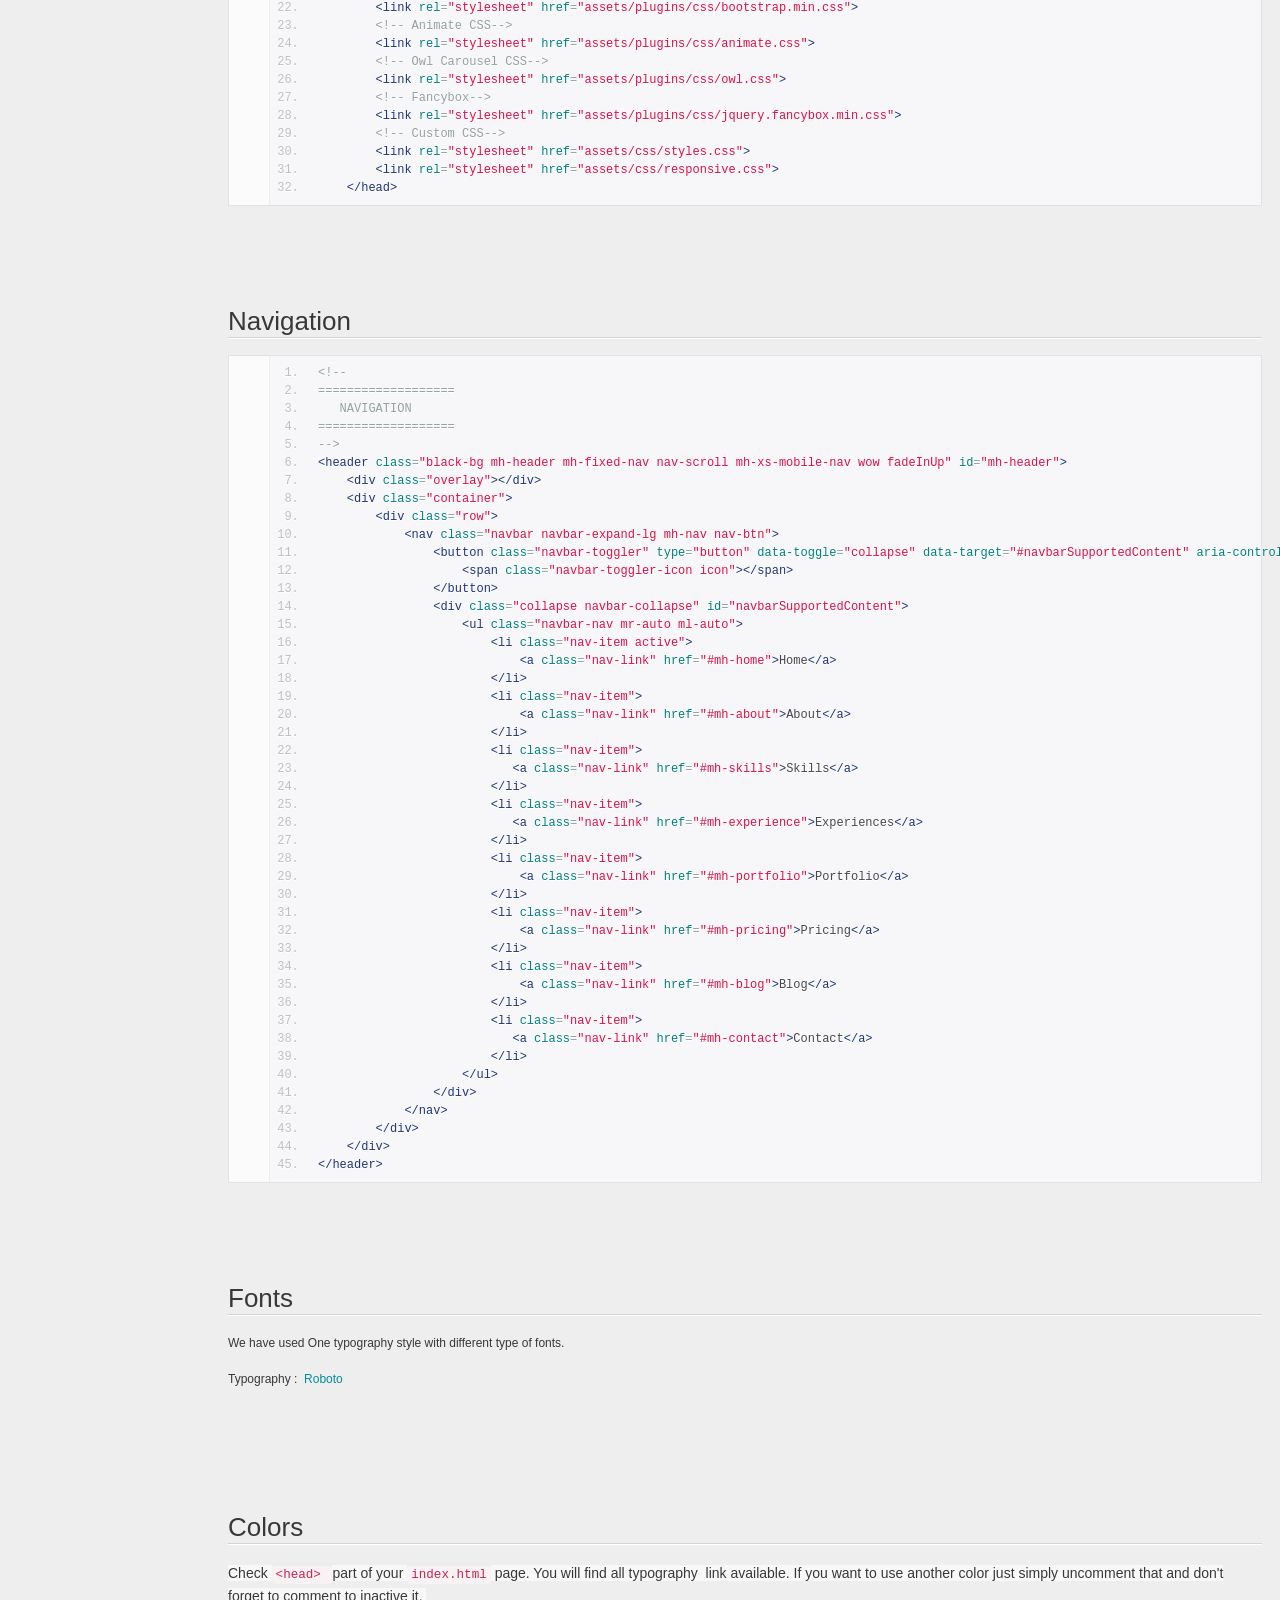
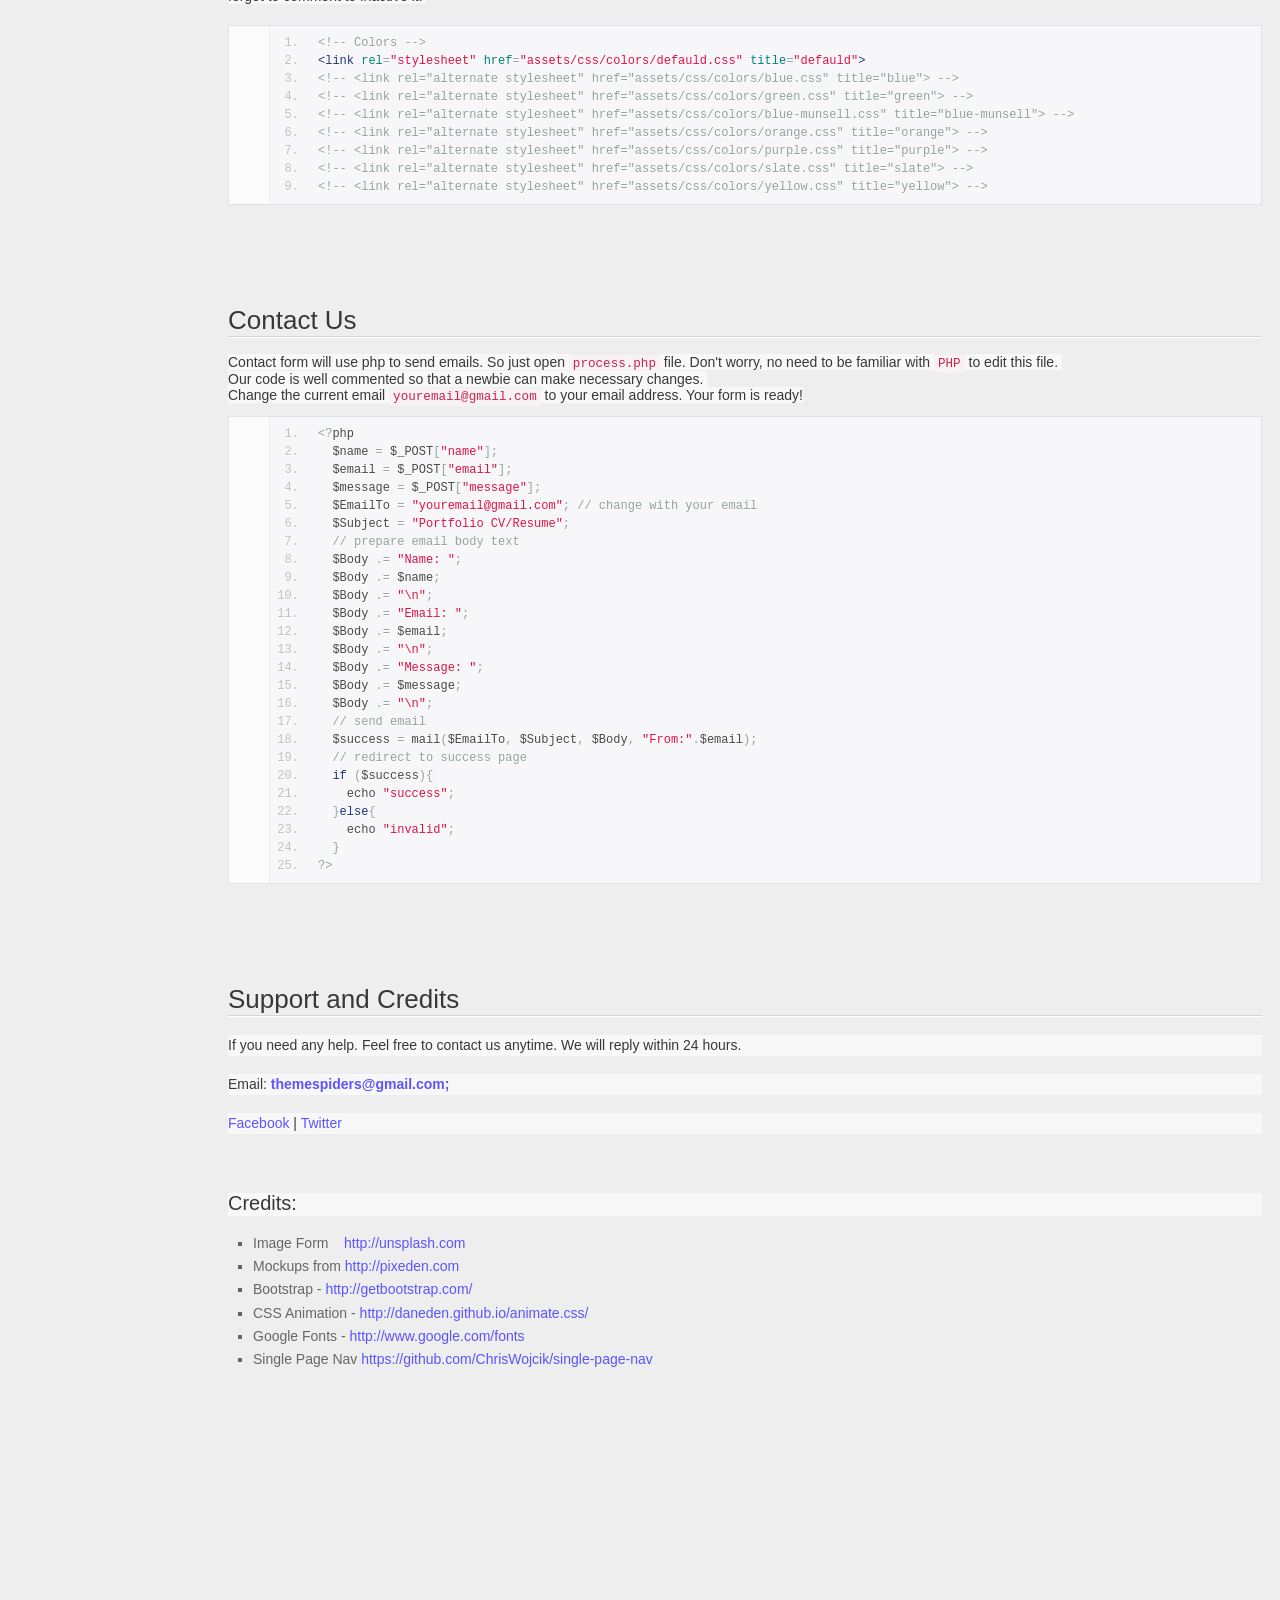
<file: documentation/index.html>
<!doctype html>  
<!--[if IE 6 ]><html lang="en-us" class="ie6"> <![endif]-->
<!--[if IE 7 ]><html lang="en-us" class="ie7"> <![endif]-->
<!--[if IE 8 ]><html lang="en-us" class="ie8"> <![endif]-->
<!--[if (gt IE 7)|!(IE)]><!-->
<html lang="en-us"><!--<![endif]-->

<!-- Mirrored from cvresumetemplate.com/maha-personal-cv-resume-html-template/documentation/index.html by HTTrack Website Copier/3.x [XR&CO'2014], Sat, 07 Sep 2019 05:36:10 GMT -->
<head>
	<meta charset="utf-8">
	
	<title>Maha - Personal CV/Resume HTML Template</title>
	
    <meta name="description" content="Maha Personal cv/resume template for professional and personal website." />
    <meta name="keywords" content="creative, cv, designer,  online cv, online resume, powerful portfolio, professional, professional resume, responsive, resume, vcard " />
    <meta name="developer" content="Md. Siful Islam">
	<meta name="date" content="2019-01-30T00:00:00+01:00">	
	<link rel="stylesheet" href="assets/css/documenter_style.css" media="all">
	<link rel="stylesheet" href="assets/js/google-code-prettify/prettify.css" media="screen">
	<script src="assets/js/google-code-prettify/prettify.js"></script>	
	<script src="assets/js/jquery.js"></script>	
	<script src="assets/js/smoothscroll.js"></script>
	<script src="assets/js/jquery.easing.js"></script>
	
	<script>document.createElement('section');var duration='854',easing='swing';</script>
	<script src="assets/js/script.js"></script>
	
	<style>
		html{background-color:#EEEEEE;color:#383838;}
		::-moz-selection{background:#333636;color:#00DFFC;}
		::selection{background:#333636;color:#00DFFC;}
		#documenter_sidebar #documenter_logo{background-image:url(assets/images/image_1.png);}
		a{color:#008C9E;}
		.btn {
			border-radius:3px;
		}
		.btn-primary {
			  background-image: -moz-linear-gradient(top, #008C9E, #006673);
			  background-image: -ms-linear-gradient(top, #008C9E, #006673);
			  background-image: -webkit-gradient(linear, 0 0, 0 008C9E%, from(#343838), to(#006673));
			  background-image: -webkit-linear-gradient(top, #008C9E, #006673);
			  background-image: -o-linear-gradient(top, #008C9E, #006673);
			  background-image: linear-gradient(top, #008C9E, #006673);
			  filter: progid:DXImageTransform.Microsoft.gradient(startColorstr='#008C9E', endColorstr='#006673', GradientType=0);
			  border-color: #006673 #006673 #bfbfbf;
			  color:#FFFFFF;
		}
		.btn-primary:hover,
		.btn-primary:active,
		.btn-primary.active,
		.btn-primary.disabled,
		.btn-primary[disabled] {
		  border-color: #008C9E #008C9E #bfbfbf;
		  background-color: #006673;
		}
		hr{border-top:1px solid #D4D4D4;border-bottom:1px solid #FFFFFF;}
		#documenter_sidebar, #documenter_sidebar ul a{background-color:#343838;color:#FFFFFF;http://demo.themespiders.com/praxis-app-landing-template/assets/images/black-home-bg.jpg}
		#documenter_sidebar ul a{-webkit-text-shadow:1px 1px 0px #494F4F;-moz-text-shadow:1px 1px 0px #494F4F;text-shadow:1px 1px 0px #494F4F;}
		#documenter_sidebar ul{border-top:1px solid #212424;}
		#documenter_sidebar ul a{border-top:1px solid #494F4F;border-bottom:1px solid #212424;color:#FFFFFF;}
		#documenter_sidebar ul a:hover{background:#333636;color:#00DFFC;border-top:1px solid #333636;}
		#documenter_sidebar ul a.current{background:#333636;color:#00DFFC;border-top:1px solid #333636;}
		#documenter_copyright{display:block !important;visibility:visible !important;}
	</style>
	
</head>
<body class="documenter-project-maha-cv-resume">
	<div id="documenter_sidebar">
		<a href="#documenter_cover" id="documenter_logo"></a>
		<ul id="documenter_nav">
			<li><a class="current" href="#documenter_cover">Start</a></li>
				
			<li><a href="#structure" title="Structure">Structure</a></li>
			<li><a href="#navigation" title="Navigation">Navigation</a></li>
			<li><a href="#fonts" title="Fonts">Fonts</a></li>
			<li><a href="#colors" title="Colors">Colors</a></li>
			<li><a href="#contact_us" title="Contact Us">Contact Us</a></li>
			<li><a href="#support_and_credits" title="Support and Credits">Support and Credits</a></li>

		</ul>
		<div id="documenter_copyright">Copyright ThemeSpiders 2019<br>
		made with the <a href="http://rxa.li/documenter">Documenter v2.0</a> 
		</div>
	</div>
	<div id="documenter_content">
	<section id="documenter_cover">
	<h1>Maha</h1>
	<h2>Personal CV/Resume HTML Template</h2>
	<div id="documenter_buttons">
		
	</div>
	<hr>
	<ul>
	<li>created: 01/11/2019</li>
	<li>latest update: 01/30/2019</li>
	<li>by: ThemeSpiders</li>
	<li>Developed by: <a href="sifulislam.html">Siful Islam</a></li>
	<li><a href="#"></a></li>
	<li>email: <a href="mailto:&#116;&#104;&#101;&#109;&#101;&#115;&#112;&#105;&#100;&#101;&#114;&#115;&#64;&#103;&#109;&#97;&#105;&#108;&#46;&#99;&#111;&#109;">&#116;&#104;&#101;&#109;&#101;&#115;&#112;&#105;&#100;&#101;&#114;&#115;&#64;&#103;&#109;&#97;&#105;&#108;&#46;&#99;&#111;&#109;</a></li>
	</ul>
	<p>Thank you for purchasing our template. 
If you have any questions that are beyond the scope of this help file, please feel free to email via our user page contact form here. Thanks so much!</p>
	</section>
	
	<section id="structure">
	<div class="page-header"><h3>Structure</h3><hr class="notop"></div>
<p>
	<span style="color: rgb(56, 56, 56); font-family: Arial, verdana, arial, sans-serif; font-size: 14px; background-color: rgb(248, 248, 248);">All the directories and files are well organized as it shown bellow. Same file tree has been leaveraged for dark version.</span></p>
<p>
	&nbsp;</p>
<pre class="prettyprint lang-html linenums">
&lt;!doctype html&gt;
&lt;html lang=&quot;en&quot;&gt;
    &lt;head&gt;
        &lt;title&gt;Maha - Personal CV/Resume Template | Home 1 &lt;/title&gt;
        &lt;!-- Required meta tags --&gt;
        &lt;meta charset=&quot;utf-8&quot;&gt;
        &lt;meta http-equiv=&quot;X-UA-Compatible&quot; content=&quot;IE=edge&quot;&gt;
        &lt;meta name=&quot;description&quot; content=&quot;Maha Personal cv/resume template for professional and personal website.&quot; /&gt;
        &lt;meta name=&quot;keywords&quot; content=&quot;creative, cv, designer,  online cv, online resume, responsive, resume, vcard &quot; /&gt;
        &lt;meta name=&quot;developer&quot; content=&quot;Md. Siful Islam&quot;&gt;
        &lt;meta name=&quot;viewport&quot; content=&quot;width=device-width, initial-scale=1, shrink-to-fit=no&quot;&gt;
        &lt;!-- FAV AND ICONS   --&gt;
        &lt;link rel=&quot;shortcut icon&quot; href=&quot;assets/images/favicon.ico&quot;&gt;
        &lt;link rel=&quot;shortcut icon&quot; href=&quot;assets/images/apple-icon.png&quot;&gt;
        &lt;link rel=&quot;shortcut icon&quot; sizes=&quot;72x72&quot; href=&quot;assets/images/apple-icon-72x72.png&quot;&gt;
        &lt;link rel=&quot;shortcut icon&quot; sizes=&quot;114x114&quot; href=&quot;assets/images/apple-icon-114x114.png&quot;&gt;
        &lt;!-- Google Font--&gt;
        &lt;link href=&quot;http://fonts.googleapis.com/css?family=Roboto&quot; rel=&quot;stylesheet&quot;&gt;
        &lt;!-- Font Awesome --&gt;
        &lt;link rel=&quot;stylesheet&quot; href=&quot;assets/icons/font-awesome-4.7.0/css/font-awesome.min.css&quot;&gt;
        &lt;!-- Bootstrap CSS --&gt;
        &lt;link rel=&quot;stylesheet&quot; href=&quot;assets/plugins/css/bootstrap.min.css&quot;&gt;
        &lt;!-- Animate CSS--&gt;
        &lt;link rel=&quot;stylesheet&quot; href=&quot;assets/plugins/css/animate.css&quot;&gt;
        &lt;!-- Owl Carousel CSS--&gt;
        &lt;link rel=&quot;stylesheet&quot; href=&quot;assets/plugins/css/owl.css&quot;&gt;
        &lt;!-- Fancybox--&gt;
        &lt;link rel=&quot;stylesheet&quot; href=&quot;assets/plugins/css/jquery.fancybox.min.css&quot;&gt;
        &lt;!-- Custom CSS--&gt;
        &lt;link rel=&quot;stylesheet&quot; href=&quot;assets/css/styles.css&quot;&gt;
        &lt;link rel=&quot;stylesheet&quot; href=&quot;assets/css/responsive.css&quot;&gt;
    &lt;/head&gt;</pre>

</section>
<section id="navigation">
	<div class="page-header"><h3>Navigation</h3><hr class="notop"></div>
<pre class="prettyprint lang-html linenums">
​&lt;!--
===================
   NAVIGATION
===================
--&gt;
&lt;header class=&quot;black-bg mh-header mh-fixed-nav nav-scroll mh-xs-mobile-nav wow fadeInUp&quot; id=&quot;mh-header&quot;&gt;
    &lt;div class=&quot;overlay&quot;&gt;&lt;/div&gt;
    &lt;div class=&quot;container&quot;&gt;
        &lt;div class=&quot;row&quot;&gt;
            &lt;nav class=&quot;navbar navbar-expand-lg mh-nav nav-btn&quot;&gt;
                &lt;button class=&quot;navbar-toggler&quot; type=&quot;button&quot; data-toggle=&quot;collapse&quot; data-target=&quot;#navbarSupportedContent&quot; aria-controls=&quot;navbarSupportedContent&quot; aria-expanded=&quot;false&quot; aria-label=&quot;Toggle navigation&quot;&gt;
                    &lt;span class=&quot;navbar-toggler-icon icon&quot;&gt;&lt;/span&gt;
                &lt;/button&gt;
                &lt;div class=&quot;collapse navbar-collapse&quot; id=&quot;navbarSupportedContent&quot;&gt;
                    &lt;ul class=&quot;navbar-nav mr-auto ml-auto&quot;&gt;
                        &lt;li class=&quot;nav-item active&quot;&gt;
                            &lt;a class=&quot;nav-link&quot; href=&quot;#mh-home&quot;&gt;Home&lt;/a&gt;
                        &lt;/li&gt;
                        &lt;li class=&quot;nav-item&quot;&gt;
                            &lt;a class=&quot;nav-link&quot; href=&quot;#mh-about&quot;&gt;About&lt;/a&gt;
                        &lt;/li&gt;
                        &lt;li class=&quot;nav-item&quot;&gt;
                           &lt;a class=&quot;nav-link&quot; href=&quot;#mh-skills&quot;&gt;Skills&lt;/a&gt;
                        &lt;/li&gt;                                
                        &lt;li class=&quot;nav-item&quot;&gt;
                           &lt;a class=&quot;nav-link&quot; href=&quot;#mh-experience&quot;&gt;Experiences&lt;/a&gt;
                        &lt;/li&gt;                                
                        &lt;li class=&quot;nav-item&quot;&gt;
                            &lt;a class=&quot;nav-link&quot; href=&quot;#mh-portfolio&quot;&gt;Portfolio&lt;/a&gt;
                        &lt;/li&gt;                               
                        &lt;li class=&quot;nav-item&quot;&gt;
                            &lt;a class=&quot;nav-link&quot; href=&quot;#mh-pricing&quot;&gt;Pricing&lt;/a&gt;
                        &lt;/li&gt;
                        &lt;li class=&quot;nav-item&quot;&gt;
                            &lt;a class=&quot;nav-link&quot; href=&quot;#mh-blog&quot;&gt;Blog&lt;/a&gt;
                        &lt;/li&gt;
                        &lt;li class=&quot;nav-item&quot;&gt;
                           &lt;a class=&quot;nav-link&quot; href=&quot;#mh-contact&quot;&gt;Contact&lt;/a&gt;
                        &lt;/li&gt;
                    &lt;/ul&gt;
                &lt;/div&gt;
            &lt;/nav&gt;
        &lt;/div&gt;
    &lt;/div&gt;
&lt;/header&gt;​</pre>
</section>
<section id="fonts">
	<div class="page-header"><h3>Fonts</h3><hr class="notop"></div>
<p>
	We have used One typography style with different type of fonts.</p>
<p>
	Typography :&nbsp; <a href="https://fonts.google.com/specimen/Roboto">Roboto</a><br>
	&nbsp;</p>
</section>
<section id="colors">
	<div class="page-header"><h3>Colors</h3><hr class="notop"></div>
<p>
	<span style="margin: 0px; padding: 0px; border: 0px; outline: 0px; font-size: 14px; font-family: Arial, verdana, arial, sans-serif; vertical-align: baseline; color: rgb(56, 56, 56); line-height: 21px; background-color: rgb(248, 248, 248);">Check&nbsp;</span><code style="margin: 0px; padding: 2px 4px; border: 0px; outline: 0px; font-size: 12.6px; font-family: &quot;Courier New&quot;, Courier, monospace; vertical-align: baseline; color: rgb(199, 37, 78); border-radius: 4px; line-height: 21px; background-color: rgb(249, 242, 244);">&lt;head&gt;&nbsp;</code><span style="margin: 0px; padding: 0px; border: 0px; outline: 0px; font-size: 14px; font-family: Arial, verdana, arial, sans-serif; vertical-align: baseline; color: rgb(56, 56, 56); line-height: 21px; background-color: rgb(248, 248, 248);">part of your&nbsp;</span><code style="margin: 0px; padding: 2px 4px; border: 0px; outline: 0px; font-size: 12.6px; font-family: &quot;Courier New&quot;, Courier, monospace; vertical-align: baseline; color: rgb(199, 37, 78); border-radius: 4px; line-height: 21px; background-color: rgb(249, 242, 244);">index.html</code><span style="margin: 0px; padding: 0px; border: 0px; outline: 0px; font-size: 14px; font-family: Arial, verdana, arial, sans-serif; vertical-align: baseline; color: rgb(56, 56, 56); line-height: 21px; background-color: rgb(248, 248, 248);">&nbsp;page. You will find all t</span><span style="margin: 0px; padding: 0px; border: 0px; outline: 0px; font-size: 14px; font-family: Arial, verdana, arial, sans-serif; vertical-align: baseline; color: rgb(56, 56, 56); line-height: 21px; background-color: rgb(248, 248, 248);">ypography&nbsp;</span><span style="margin: 0px; padding: 0px; border: 0px; outline: 0px; font-size: 14px; font-family: Arial, verdana, arial, sans-serif; vertical-align: baseline; color: rgb(56, 56, 56); line-height: 21px; background-color: rgb(248, 248, 248);">&nbsp;link available.&nbsp;</span><span style="margin: 0px; padding: 0px; border: 0px; outline: 0px; font-size: 14px; font-family: Arial, verdana, arial, sans-serif; vertical-align: baseline; color: rgb(56, 56, 56); line-height: 21px; background-color: rgb(248, 248, 248);">If you want to use another color just simply uncomment that and don&#39;t forget to comment</span><span style="margin: 0px; padding: 0px; border: 0px; outline: 0px; font-size: 14px; font-family: Arial, verdana, arial, sans-serif; vertical-align: baseline; color: rgb(56, 56, 56); line-height: 21px; background-color: rgb(248, 248, 248);">&nbsp;to inactive it.&nbsp;</span></p>
<pre class="prettyprint lang-html linenums">
&lt;!-- Colors --&gt;
&lt;link rel=&quot;stylesheet&quot; href=&quot;assets/css/colors/defauld.css&quot; title=&quot;defauld&quot;&gt;
&lt;!-- &lt;link rel=&quot;alternate stylesheet&quot; href=&quot;assets/css/colors/blue.css&quot; title=&quot;blue&quot;&gt; --&gt;
&lt;!-- &lt;link rel=&quot;alternate stylesheet&quot; href=&quot;assets/css/colors/green.css&quot; title=&quot;green&quot;&gt; --&gt;
&lt;!-- &lt;link rel=&quot;alternate stylesheet&quot; href=&quot;assets/css/colors/blue-munsell.css&quot; title=&quot;blue-munsell&quot;&gt; --&gt;
&lt;!-- &lt;link rel=&quot;alternate stylesheet&quot; href=&quot;assets/css/colors/orange.css&quot; title=&quot;orange&quot;&gt; --&gt;
&lt;!-- &lt;link rel=&quot;alternate stylesheet&quot; href=&quot;assets/css/colors/purple.css&quot; title=&quot;purple&quot;&gt; --&gt;
&lt;!-- &lt;link rel=&quot;alternate stylesheet&quot; href=&quot;assets/css/colors/slate.css&quot; title=&quot;slate&quot;&gt; --&gt;
&lt;!-- &lt;link rel=&quot;alternate stylesheet&quot; href=&quot;assets/css/colors/yellow.css&quot; title=&quot;yellow&quot;&gt; --&gt;</pre>
</section>
<section id="contact_us">
	<div class="page-header"><h3>Contact Us</h3><hr class="notop"></div>
<div>
	<span style="color: rgb(56, 56, 56); font-family: Arial, verdana, arial, sans-serif; font-size: 14px; background-color: rgb(248, 248, 248);">Contact form will use php to send emails. So just open&nbsp;</span><code style="margin: 0px; padding: 2px 4px; border: 0px; outline: 0px; font-weight: inherit; font-style: inherit; font-size: 12.6px; font-family: &quot;Courier New&quot;, Courier, monospace; vertical-align: baseline; color: rgb(199, 37, 78); border-radius: 4px; background-color: rgb(249, 242, 244);">process.php</code><span style="color: rgb(56, 56, 56); font-family: Arial, verdana, arial, sans-serif; font-size: 14px; background-color: rgb(248, 248, 248);">&nbsp;file. Don&#39;t worry, no need to be familiar with&nbsp;</span><code style="margin: 0px; padding: 2px 4px; border: 0px; outline: 0px; font-weight: inherit; font-style: inherit; font-size: 12.6px; font-family: &quot;Courier New&quot;, Courier, monospace; vertical-align: baseline; color: rgb(199, 37, 78); border-radius: 4px; background-color: rgb(249, 242, 244);">PHP</code><span style="color: rgb(56, 56, 56); font-family: Arial, verdana, arial, sans-serif; font-size: 14px; background-color: rgb(248, 248, 248);">&nbsp;to edit this file.&nbsp;</span></div>
<div>
	<span style="background-color: rgb(248, 248, 248); color: rgb(56, 56, 56); font-family: Arial, verdana, arial, sans-serif; font-size: 14px;">Our code is well commented so that a newbie can make necessary changes.&nbsp;</span></div>
<div>
	<span style="color: rgb(56, 56, 56); font-family: Arial, verdana, arial, sans-serif; font-size: 14px; background-color: rgb(248, 248, 248);">Change the current email&nbsp;</span><code style="margin: 0px; padding: 2px 4px; border: 0px; outline: 0px; font-weight: inherit; font-style: inherit; font-size: 12.6px; font-family: &quot;Courier New&quot;, Courier, monospace; vertical-align: baseline; color: rgb(199, 37, 78); border-radius: 4px; background-color: rgb(249, 242, 244);">&#121;&#111;&#117;&#114;&#101;&#109;&#97;&#105;&#108;&#64;&#103;&#109;&#97;&#105;&#108;&#46;&#99;&#111;&#109;</code><span style="color: rgb(56, 56, 56); font-family: Arial, verdana, arial, sans-serif; font-size: 14px; background-color: rgb(248, 248, 248);">&nbsp;to your email address. Your form is ready!</span></div>
<pre class="prettyprint lang-php linenums">
&lt;?php
  $name = $_POST[&quot;name&quot;];
  $email = $_POST[&quot;email&quot;];
  $message = $_POST[&quot;message&quot;];
  $EmailTo = &quot;&#121;&#111;&#117;&#114;&#101;&#109;&#97;&#105;&#108;&#64;&#103;&#109;&#97;&#105;&#108;&#46;&#99;&#111;&#109;&quot;; // change with your email
  $Subject = &quot;Portfolio CV/Resume&quot;;
  // prepare email body text
  $Body .= &quot;Name: &quot;;
  $Body .= $name;
  $Body .= &quot;\n&quot;; 
  $Body .= &quot;Email: &quot;;
  $Body .= $email;
  $Body .= &quot;\n&quot;;
  $Body .= &quot;Message: &quot;;
  $Body .= $message;
  $Body .= &quot;\n&quot;;
  // send email
  $success = mail($EmailTo, $Subject, $Body, &quot;From:&quot;.$email);
  // redirect to success page
  if ($success){
    echo &quot;success&quot;;
  }else{
    echo &quot;invalid&quot;;
  } 
?&gt;</pre>
</section>
<section id="support_and_credits">
	<div class="page-header"><h3>Support and Credits</h3><hr class="notop"></div>
<p style="margin: 18px 0px; padding: 0px; border: 0px; outline: 0px; font-size: 14px; font-family: Arial, verdana, arial, sans-serif; vertical-align: baseline; line-height: 1.5em; color: rgb(56, 56, 56); background-color: rgb(248, 248, 248);">
	If you need any help. Feel free to contact us anytime. We will reply within 24 hours.</p>
<p style="margin: 18px 0px; padding: 0px; border: 0px; outline: 0px; font-size: 14px; font-family: Arial, verdana, arial, sans-serif; vertical-align: baseline; line-height: 1.5em; color: rgb(56, 56, 56); background-color: rgb(248, 248, 248);">
	Email:&nbsp;<span style="margin: 0px; padding: 0px; border: 0px; outline: 0px; font-weight: 700; font-style: inherit; font-family: inherit; vertical-align: baseline;"><a href="mailto:&#116;&#104;&#101;&#109;&#101;&#115;&#112;&#105;&#100;&#101;&#114;&#115;&#64;&#103;&#109;&#97;&#105;&#108;&#46;&#99;&#111;&#109;;?subject=envato" style="margin: 0px; padding: 0px; border: 0px; outline: 0px; font-weight: inherit; font-style: inherit; font-family: inherit; vertical-align: baseline; color: rgb(92, 84, 255); text-decoration-line: none; cursor: pointer;">&#116;&#104;&#101;&#109;&#101;&#115;&#112;&#105;&#100;&#101;&#114;&#115;&#64;&#103;&#109;&#97;&#105;&#108;&#46;&#99;&#111;&#109;;</a></span></p>
<p style="margin: 18px 0px; padding: 0px; border: 0px; outline: 0px; font-size: 14px; font-family: Arial, verdana, arial, sans-serif; vertical-align: baseline; line-height: 1.5em; color: rgb(56, 56, 56); background-color: rgb(248, 248, 248);">
	<a href="https://www.facebook.com/siful.bd" style="margin: 0px; padding: 0px; border: 0px; outline: 0px; font-weight: inherit; font-style: inherit; font-family: inherit; vertical-align: baseline; color: rgb(92, 84, 255); text-decoration-line: none; cursor: pointer;">Facebook</a>&nbsp;|&nbsp;<a href="https://twitter.com/getsiful" style="margin: 0px; padding: 0px; border: 0px; outline: 0px; font-weight: inherit; font-style: inherit; font-family: inherit; vertical-align: baseline; color: rgb(92, 84, 255); text-decoration-line: none; cursor: pointer;">Twitter</a></p>
<h4 id="support_and_credits__nbsp">&nbsp;</h4>
<p style="margin: 18px 0px; padding: 0px; border: 0px; outline: 0px; font-size: 14px; font-family: Arial, verdana, arial, sans-serif; vertical-align: baseline; line-height: 1.5em; color: rgb(56, 56, 56); background-color: rgb(248, 248, 248);">
	<span style="margin: 0px; padding: 0px; border: 0px; outline: 0px; font-weight: inherit; font-style: inherit; font-size: 20px; font-family: inherit; vertical-align: baseline;">Credits:</span></p>
<ul style="margin: 0px 0px 18px 25px; padding-right: 0px; padding-left: 0px; border: 0px; outline: 0px; font-size: 13px; font-family: &quot;Helvetica Neue&quot;, Helvetica, Arial, sans-serif; vertical-align: baseline; line-height: 1; color: rgb(64, 64, 64); background-color: rgb(238, 238, 238);">
	<li style="margin: 0px 0px 5px; padding: 0px; border: 0px; outline: 0px; font-weight: inherit; font-style: inherit; font-size: 14px; font-family: inherit; vertical-align: baseline; list-style: square; line-height: 18.2px; color: rgb(102, 102, 102);">
		<div style="margin: 0px; padding: 0px; border: 0px; outline: 0px; font-weight: inherit; font-style: inherit; font-family: inherit; vertical-align: baseline;">
			<span style="font-family: inherit; font-style: inherit; font-weight: inherit; margin: 0px; padding: 0px; border: 0px; outline: 0px; vertical-align: baseline; line-height: 18.2px;">Image Form&nbsp;</span><span style="font-family: inherit; font-style: inherit; font-weight: inherit; margin: 0px; padding: 0px; border: 0px; outline: 0px; vertical-align: baseline; line-height: 18.2px;">&nbsp;</span><span style="font-family: inherit; font-style: inherit; font-weight: inherit; margin: 0px; padding: 0px; border: 0px; outline: 0px; vertical-align: baseline; line-height: 18.2px;">&nbsp;&nbsp;</span><a href="https://wrapbootstrap.com/out?u=http%3A%2F%2Funsplash.com" style="font-family: inherit; font-style: inherit; font-weight: inherit; margin: 0px; padding: 0px; border: 0px; outline: 0px; vertical-align: baseline; color: rgb(92, 84, 255); text-decoration-line: none; cursor: pointer; line-height: inherit;" target="_blank">http://unsplash.com</a></div>
	</li>
	<li style="margin: 0px 0px 5px; padding: 0px; border: 0px; outline: 0px; font-weight: inherit; font-style: inherit; font-size: 14px; font-family: inherit; vertical-align: baseline; list-style: square; line-height: 18.2px; color: rgb(102, 102, 102);">
		<span style="margin: 0px; padding: 0px; border: 0px; outline: 0px; font-weight: inherit; font-style: inherit; font-family: inherit; vertical-align: baseline; line-height: 18.2px;">Mockups from&nbsp;</span><a href="https://wrapbootstrap.com/out?u=http%3A%2F%2Fpixeden.com" style="margin: 0px; padding: 0px; border: 0px; outline: 0px; font-weight: inherit; font-style: inherit; font-family: inherit; vertical-align: baseline; color: rgb(92, 84, 255); text-decoration-line: none; cursor: pointer; line-height: inherit;" target="_blank">http://pixeden.com</a></li>
	<li style="margin: 0px 0px 5px; padding: 0px; border: 0px; outline: 0px; font-weight: inherit; font-style: inherit; font-size: 14px; font-family: inherit; vertical-align: baseline; list-style: square; line-height: 18.2px; color: rgb(102, 102, 102);">
		Bootstrap -&nbsp;<a href="http://getbootstrap.com/" style="margin: 0px; padding: 0px; border: 0px; outline: 0px; font-weight: inherit; font-style: inherit; font-family: inherit; vertical-align: baseline; color: rgb(92, 84, 255); text-decoration-line: none; cursor: pointer; line-height: inherit;" target="_blank">http://getbootstrap.com/</a></li>
	<li style="margin: 0px 0px 5px; padding: 0px; border: 0px; outline: 0px; font-weight: inherit; font-style: inherit; font-size: 14px; font-family: inherit; vertical-align: baseline; list-style: square; line-height: 18.2px; color: rgb(102, 102, 102);">
		CSS Animation -&nbsp;<a href="https://wrapbootstrap.com/out?u=http%3A%2F%2Fdaneden.github.io%2Fanimate.css%2F" style="margin: 0px; padding: 0px; border: 0px; outline: 0px; font-weight: inherit; font-style: inherit; font-family: inherit; vertical-align: baseline; color: rgb(92, 84, 255); text-decoration-line: none; cursor: pointer; line-height: inherit;" target="_blank">http://daneden.github.io/animate.css/</a></li>
	<li style="margin: 0px 0px 5px; padding: 0px; border: 0px; outline: 0px; font-weight: inherit; font-style: inherit; font-size: 14px; font-family: inherit; vertical-align: baseline; list-style: square; line-height: 18.2px; color: rgb(102, 102, 102);">
		Google Fonts -&nbsp;<a href="https://wrapbootstrap.com/out?u=http%3A%2F%2Fwww.google.com%2Ffonts" style="margin: 0px; padding: 0px; border: 0px; outline: 0px; font-weight: inherit; font-style: inherit; font-family: inherit; vertical-align: baseline; color: rgb(92, 84, 255); text-decoration-line: none; cursor: pointer; line-height: inherit;" target="_blank">http://www.google.com/fonts</a></li>
	<li style="margin: 0px 0px 5px; padding: 0px; border: 0px; outline: 0px; font-weight: inherit; font-style: inherit; font-size: 14px; font-family: inherit; vertical-align: baseline; list-style: square; line-height: 18.2px; color: rgb(102, 102, 102);">
		Single Page Nav&nbsp;<a href="https://github.com/ChrisWojcik/single-page-nav" style="margin: 0px; padding: 0px; border: 0px; outline: 0px; font-weight: inherit; font-style: inherit; font-family: inherit; vertical-align: baseline; color: rgb(92, 84, 255); text-decoration-line: none; cursor: pointer; line-height: inherit;" target="_blank">https://github.com/ChrisWojcik/single-page-nav</a></li>
</ul>
</section>

	</div>
</body>

<!-- Mirrored from cvresumetemplate.com/maha-personal-cv-resume-html-template/documentation/index.html by HTTrack Website Copier/3.x [XR&CO'2014], Sat, 07 Sep 2019 05:36:14 GMT -->
</html>
</file>
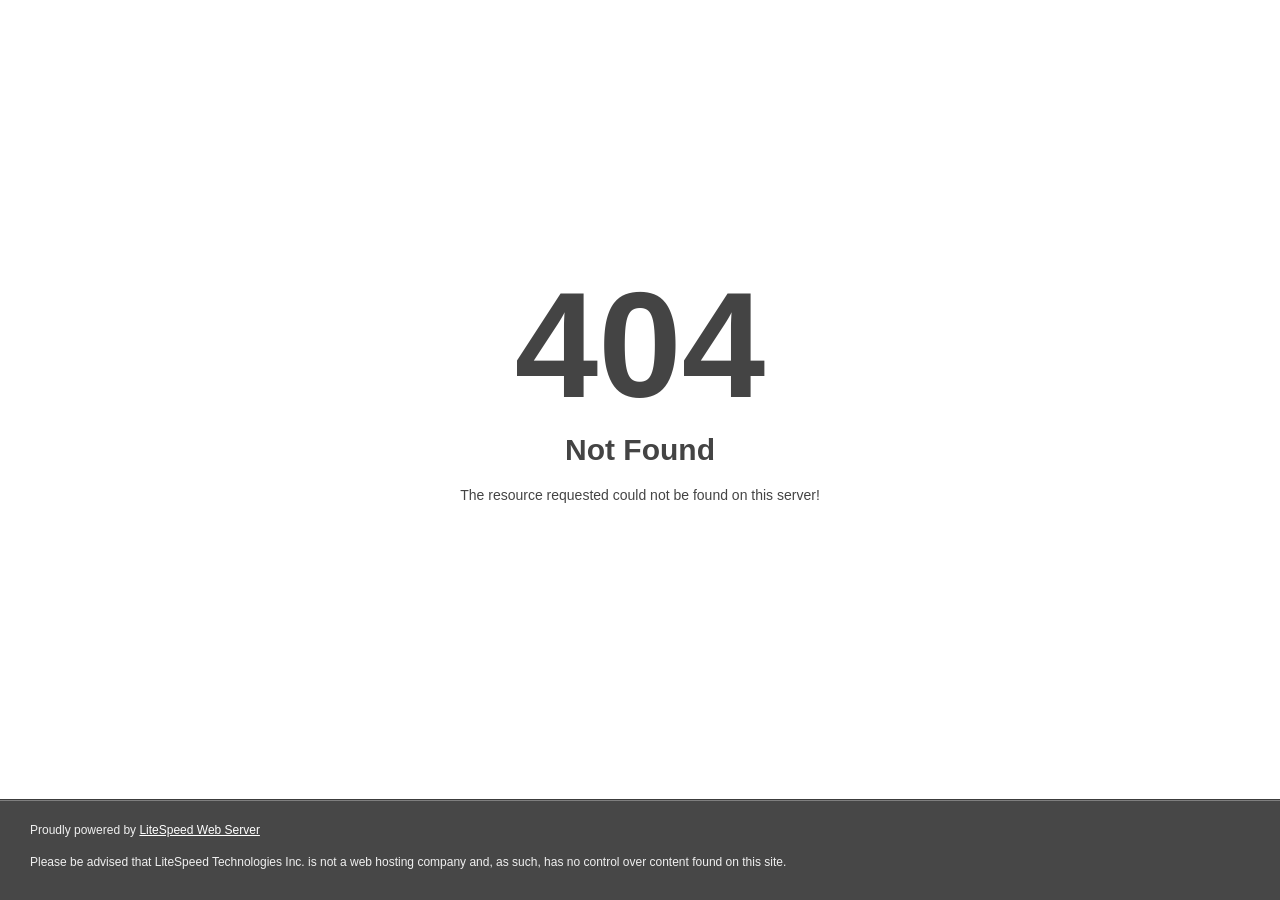
<file: documentation/sifulislam.html>
<!DOCTYPE html>
<html style="height:100%">
<head>
<meta name="viewport" content="width=device-width, initial-scale=1, shrink-to-fit=no">
<title> 404 Not Found
</title></head>
<body style="color: #444; margin:0;font: normal 14px/20px Arial, Helvetica, sans-serif; height:100%; background-color: #fff;">
<div style="height:auto; min-height:100%; ">     <div style="text-align: center; width:800px; margin-left: -400px; position:absolute; top: 30%; left:50%;">
        <h1 style="margin:0; font-size:150px; line-height:150px; font-weight:bold;">404</h1>
<h2 style="margin-top:20px;font-size: 30px;">Not Found
</h2>
<p>The resource requested could not be found on this server!</p>
</div></div><div style="color:#f0f0f0; font-size:12px;margin:auto;padding:0px 30px 0px 30px;position:relative;clear:both;height:100px;margin-top:-101px;background-color:#474747;border-top: 1px solid rgba(0,0,0,0.15);box-shadow: 0 1px 0 rgba(255, 255, 255, 0.3) inset;">
<br>Proudly powered by  <a style="color:#fff;" href="http://www.litespeedtech.com/error-page">LiteSpeed Web Server</a><p>Please be advised that LiteSpeed Technologies Inc. is not a web hosting company and, as such, has no control over content found on this site.</p></div></body></html>
</file>
<file: css/styles.css>
/* ==========================================================================
   PORTAFOLIO DE OBSERVABILIDAD & SRE - KABIR AHUMADA TENAZOA
   Design System & Modern CSS Architecture
   ========================================================================== */

@import url('https://fonts.googleapis.com/css2?family=Inter:wght@300;400;500;600;700;800&family=JetBrains+Mono:wght@400;500;600;700&display=swap');

/* --- CSS Variables & Design Tokens --- */
:root {
  /* Color Palette - Dark Telemetry Theme */
  --bg-primary: #070B14;
  --bg-secondary: #0D1322;
  --bg-surface: #131D31;
  --bg-surface-elevated: #1A2640;
  --bg-surface-hover: #223254;

  /* Borders & Dividers */
  --border-subtle: rgba(255, 255, 255, 0.07);
  --border-default: #243452;
  --border-highlight: #3B537E;

  /* Accent Colors (Observability Semantics) */
  --telemetry-green: #10B981;
  --telemetry-green-glow: rgba(16, 185, 129, 0.25);
  --telemetry-cyan: #06B6D4;
  --telemetry-cyan-glow: rgba(6, 182, 212, 0.25);
  --telemetry-indigo: #6366F1;
  --telemetry-indigo-glow: rgba(99, 102, 241, 0.25);
  --telemetry-purple: #8B5CF6;
  --telemetry-amber: #F59E0B;
  --telemetry-amber-glow: rgba(245, 158, 11, 0.25);
  --telemetry-red: #EF4444;

  /* Typography Colors */
  --text-primary: #F8FAFC;
  --text-secondary: #CBD5E1;
  --text-muted: #94A3B8;
  --text-subtle: #64748B;

  /* Fonts */
  --font-sans: 'Inter', -apple-system, BlinkMacSystemFont, 'Segoe UI', Roboto, sans-serif;
  --font-mono: 'JetBrains Mono', 'Fira Code', Consolas, monospace;

  /* Layout & Spacing */
  --max-width: 1240px;
  --header-height: 72px;
  --status-bar-height: 38px;
  --radius-sm: 6px;
  --radius-md: 10px;
  --radius-lg: 16px;
  --radius-xl: 24px;

  /* Transitions */
  --transition-fast: 0.15s ease;
  --transition-normal: 0.25s ease;
  --transition-smooth: 0.35s cubic-bezier(0.16, 1, 0.3, 1);

  /* Shadows */
  --shadow-sm: 0 2px 8px rgba(0, 0, 0, 0.3);
  --shadow-md: 0 8px 24px rgba(0, 0, 0, 0.4);
  --shadow-lg: 0 16px 40px rgba(0, 0, 0, 0.6);
  --shadow-glow-cyan: 0 0 25px rgba(6, 182, 212, 0.2);
  --shadow-glow-green: 0 0 25px rgba(16, 185, 129, 0.2);
}

/* --- Global Reset & Box Sizing --- */
*,
*::before,
*::after {
  box-sizing: border-box;
  margin: 0;
  padding: 0;
}

html {
  scroll-behavior: smooth;
  font-size: 16px;
  background-color: var(--bg-primary);
  color: var(--text-primary);
  font-family: var(--font-sans);
  text-rendering: optimizeLegibility;
  -webkit-font-smoothing: antialiased;
}

body {
  min-height: 100vh;
  line-height: 1.6;
  overflow-x: hidden;
  background: radial-gradient(circle at 15% 20%, rgba(6, 182, 212, 0.04) 0%, transparent 40%),
    radial-gradient(circle at 85% 60%, rgba(99, 102, 241, 0.04) 0%, transparent 40%),
    var(--bg-primary);
}

a {
  color: inherit;
  text-decoration: none;
  transition: color var(--transition-fast);
}

ul {
  list-style: none;
}

button {
  font-family: inherit;
  border: none;
  background: none;
  cursor: pointer;
}

/* --- Container Utility --- */
.container {
  width: 100%;
  max-width: var(--max-width);
  margin-left: auto;
  margin-right: auto;
  padding-left: 1.5rem;
  padding-right: 1.5rem;
}

/* --- Telemetry Live Status Ticker (Top Bar) --- */
.status-bar {
  background-color: #05080F;
  border-bottom: 1px solid var(--border-subtle);
  font-family: var(--font-mono);
  font-size: 0.78rem;
  padding: 0.4rem 0;
  position: relative;
  z-index: 101;
}

.status-bar-container {
  display: flex;
  justify-content: space-between;
  align-items: center;
  flex-wrap: wrap;
  gap: 0.75rem;
}

.status-indicator-group {
  display: flex;
  align-items: center;
  gap: 0.75rem;
}

.status-pulse {
  display: flex;
  align-items: center;
  gap: 0.45rem;
  color: var(--telemetry-green);
  font-weight: 600;
  letter-spacing: 0.02em;
}

.pulse-dot {
  width: 8px;
  height: 8px;
  border-radius: 50%;
  background-color: var(--telemetry-green);
  box-shadow: 0 0 0 0 rgba(16, 185, 129, 0.7);
  animation: pulse-animation 2s infinite;
}

@keyframes pulse-animation {
  0% {
    transform: scale(0.95);
    box-shadow: 0 0 0 0 rgba(16, 185, 129, 0.7);
  }

  70% {
    transform: scale(1);
    box-shadow: 0 0 0 6px rgba(16, 185, 129, 0);
  }

  100% {
    transform: scale(0.95);
    box-shadow: 0 0 0 0 rgba(16, 185, 129, 0);
  }
}

.status-metrics {
  display: flex;
  align-items: center;
  gap: 1.25rem;
  color: var(--text-muted);
}

.metric-chip {
  display: flex;
  align-items: center;
  gap: 0.35rem;
}

.metric-chip .chip-label {
  color: var(--text-subtle);
}

.metric-chip .chip-value {
  color: var(--text-secondary);
  font-weight: 600;
}

.metric-chip .chip-value.healthy {
  color: var(--telemetry-green);
}

.metric-chip .chip-value.highlight {
  color: var(--telemetry-cyan);
}

/* --- Main Navigation Header --- */
.site-header {
  position: sticky;
  top: 0;
  z-index: 100;
  background: rgba(7, 11, 20, 0.85);
  backdrop-filter: blur(14px);
  -webkit-backdrop-filter: blur(14px);
  border-bottom: 1px solid var(--border-subtle);
  transition: all var(--transition-normal);
}

.nav-container {
  display: flex;
  justify-content: space-between;
  align-items: center;
  height: var(--header-height);
}

.logo-group {
  display: flex;
  align-items: center;
  gap: 0.85rem;
}

.logo-badge {
  width: 40px;
  height: 40px;
  border-radius: var(--radius-md);
  background: linear-gradient(135deg, rgba(6, 182, 212, 0.15), rgba(99, 102, 241, 0.15));
  border: 1px solid rgba(6, 182, 212, 0.3);
  display: flex;
  align-items: center;
  justify-content: center;
  color: var(--telemetry-cyan);
  font-family: var(--font-mono);
  font-weight: 700;
  font-size: 1.1rem;
}

.logo-text-title {
  font-weight: 700;
  font-size: 1.05rem;
  color: var(--text-primary);
  display: flex;
  align-items: center;
  gap: 0.4rem;
}

.logo-text-subtitle {
  font-size: 0.72rem;
  color: var(--telemetry-cyan);
  font-family: var(--font-mono);
  letter-spacing: 0.05em;
  text-transform: uppercase;
}

.main-nav {
  display: flex;
  align-items: center;
  gap: 2rem;
}

.nav-link {
  font-size: 0.9rem;
  font-weight: 500;
  color: var(--text-muted);
  position: relative;
  padding: 0.4rem 0;
  transition: color var(--transition-fast);
}

.nav-link:hover,
.nav-link.active {
  color: var(--text-primary);
}

.nav-link.active::after {
  content: '';
  position: absolute;
  bottom: 0;
  left: 0;
  width: 100%;
  height: 2px;
  background: linear-gradient(90deg, var(--telemetry-cyan), var(--telemetry-indigo));
  border-radius: 2px;
}

.header-actions {
  display: flex;
  align-items: center;
  gap: 0.85rem;
}

.mobile-menu-btn {
  display: none;
  color: var(--text-primary);
  font-size: 1.35rem;
  padding: 0.5rem;
}

/* --- Buttons & Action Controls --- */
.btn {
  display: inline-flex;
  align-items: center;
  justify-content: center;
  gap: 0.55rem;
  font-size: 0.88rem;
  font-weight: 600;
  padding: 0.65rem 1.25rem;
  border-radius: var(--radius-md);
  transition: all var(--transition-normal);
  white-space: nowrap;
}

.btn-primary {
  background: linear-gradient(135deg, #0284C7, #06B6D4);
  color: #FFFFFF;
  box-shadow: 0 4px 14px rgba(6, 182, 212, 0.3);
  border: 1px solid rgba(255, 255, 255, 0.15);
}

.btn-primary:hover {
  background: linear-gradient(135deg, #0369A1, #0891B2);
  box-shadow: 0 6px 20px rgba(6, 182, 212, 0.45);
  transform: translateY(-1px);
}

.btn-secondary {
  background-color: var(--bg-surface);
  color: var(--text-secondary);
  border: 1px solid var(--border-default);
}

.btn-secondary:hover {
  background-color: var(--bg-surface-elevated);
  color: var(--text-primary);
  border-color: var(--border-highlight);
  transform: translateY(-1px);
}

.btn-outline-cyan {
  background: rgba(6, 182, 212, 0.08);
  color: var(--telemetry-cyan);
  border: 1px solid rgba(6, 182, 212, 0.35);
}

.btn-outline-cyan:hover {
  background: rgba(6, 182, 212, 0.16);
  border-color: var(--telemetry-cyan);
  transform: translateY(-1px);
  box-shadow: var(--shadow-glow-cyan);
}

.btn-sm {
  padding: 0.45rem 0.85rem;
  font-size: 0.8rem;
}

.btn-lg {
  padding: 0.85rem 1.65rem;
  font-size: 0.95rem;
}

/* --- Section Formatting & Headers --- */
.section {
  padding: 5.5rem 0;
  position: relative;
}

.section-header {
  margin-bottom: 3.5rem;
  text-align: center;
  max-width: 760px;
  margin-left: auto;
  margin-right: auto;
}

.section-tag {
  display: inline-flex;
  align-items: center;
  gap: 0.4rem;
  font-family: var(--font-mono);
  font-size: 0.75rem;
  font-weight: 600;
  letter-spacing: 0.08em;
  text-transform: uppercase;
  color: var(--telemetry-cyan);
  background: rgba(6, 182, 212, 0.08);
  border: 1px solid rgba(6, 182, 212, 0.25);
  padding: 0.25rem 0.75rem;
  border-radius: 999px;
  margin-bottom: 0.85rem;
}

.section-title {
  font-size: 2.2rem;
  font-weight: 800;
  color: var(--text-primary);
  letter-spacing: -0.02em;
  line-height: 1.25;
  margin-bottom: 0.85rem;
}

.section-subtitle {
  font-size: 1.02rem;
  color: var(--text-muted);
  line-height: 1.6;
}

/* --- Hero Section --- */
.hero-section {
  padding: 4.5rem 0 5rem 0;
  position: relative;
}

.hero-grid {
  display: grid;
  grid-template-columns: 1.15fr 0.85fr;
  gap: 3.5rem;
  align-items: center;
}

.hero-badge-row {
  display: flex;
  flex-wrap: wrap;
  align-items: center;
  gap: 0.65rem;
  margin-bottom: 1.25rem;
}

.hero-role-pill {
  font-family: var(--font-mono);
  font-size: 0.78rem;
  font-weight: 600;
  color: var(--telemetry-green);
  background: rgba(16, 185, 129, 0.1);
  border: 1px solid rgba(16, 185, 129, 0.3);
  padding: 0.25rem 0.75rem;
  border-radius: 999px;
  display: inline-flex;
  align-items: center;
  gap: 0.4rem;
}

.hero-cert-pill {
  font-family: var(--font-mono);
  font-size: 0.78rem;
  font-weight: 600;
  color: #38BDF8;
  background: rgba(56, 189, 248, 0.1);
  border: 1px solid rgba(56, 189, 248, 0.3);
  padding: 0.25rem 0.75rem;
  border-radius: 999px;
  display: inline-flex;
  align-items: center;
  gap: 0.4rem;
}

.hero-title {
  font-size: 3.1rem;
  font-weight: 800;
  line-height: 1.12;
  letter-spacing: -0.03em;
  color: var(--text-primary);
  margin-bottom: 1.15rem;
}

.hero-title .highlight-text {
  color: #38BDF8;
}

.hero-tagline {
  font-size: 1.15rem;
  color: var(--text-secondary);
  line-height: 1.55;
  margin-bottom: 1.85rem;
}

.hero-tagline strong {
  color: var(--text-primary);
  font-weight: 600;
}

.hero-actions {
  display: flex;
  flex-wrap: wrap;
  gap: 1rem;
  margin-bottom: 2.5rem;
}

.hero-stats-row {
  display: grid;
  grid-template-columns: repeat(4, 1fr);
  gap: 1rem;
  padding-top: 1.75rem;
  border-top: 1px solid var(--border-subtle);
}

.hero-stat-card {
  background: var(--bg-secondary);
  border: 1px solid var(--border-subtle);
  border-radius: var(--radius-md);
  padding: 0.85rem 1rem;
  transition: transform var(--transition-fast), border-color var(--transition-fast);
}

.hero-stat-card:hover {
  transform: translateY(-2px);
  border-color: var(--border-default);
}

.stat-number {
  font-size: 1.55rem;
  font-weight: 800;
  font-family: var(--font-mono);
  color: var(--text-primary);
  line-height: 1;
  margin-bottom: 0.25rem;
}

.stat-number.cyan {
  color: var(--telemetry-cyan);
}

.stat-number.green {
  color: var(--telemetry-green);
}

.stat-number.indigo {
  color: var(--telemetry-indigo);
}

.stat-number.amber {
  color: var(--telemetry-amber);
}

.stat-label {
  font-size: 0.72rem;
  color: var(--text-muted);
  line-height: 1.3;
}

/* --- Hero Terminal / Live Card --- */
.hero-terminal-card {
  background: var(--bg-secondary);
  border: 1px solid var(--border-default);
  border-radius: var(--radius-lg);
  overflow: hidden;
  box-shadow: var(--shadow-lg);
}

.terminal-header {
  background: #0A0E18;
  padding: 0.75rem 1.15rem;
  display: flex;
  justify-content: space-between;
  align-items: center;
  border-bottom: 1px solid var(--border-subtle);
}

.terminal-controls {
  display: flex;
  align-items: center;
  gap: 0.45rem;
}

.t-btn {
  width: 10px;
  height: 10px;
  border-radius: 50%;
}

.t-btn.red {
  background-color: #EF4444;
}

.t-btn.yellow {
  background-color: #F59E0B;
}

.t-btn.green {
  background-color: #10B981;
}

.terminal-title {
  font-family: var(--font-mono);
  font-size: 0.75rem;
  color: var(--text-muted);
}

.terminal-body {
  padding: 1.25rem;
  font-family: var(--font-mono);
  font-size: 0.8rem;
}

.log-line {
  margin-bottom: 0.65rem;
  line-height: 1.5;
  display: flex;
  gap: 0.5rem;
}

.log-time {
  color: var(--text-subtle);
}

.log-tag {
  font-weight: 600;
}

.log-tag.info {
  color: var(--telemetry-cyan);
}

.log-tag.ok {
  color: var(--telemetry-green);
}

.log-tag.warn {
  color: var(--telemetry-amber);
}

.log-msg {
  color: var(--text-secondary);
}

.terminal-telemetry-box {
  margin-top: 1rem;
  background: var(--bg-surface);
  border: 1px solid var(--border-subtle);
  border-radius: var(--radius-sm);
  padding: 0.85rem;
}

.telemetry-row {
  display: flex;
  justify-content: space-between;
  align-items: center;
  margin-bottom: 0.5rem;
  font-size: 0.76rem;
}

.telemetry-row:last-child {
  margin-bottom: 0;
}

.telemetry-label {
  color: var(--text-muted);
}

.telemetry-val {
  font-weight: 600;
  color: var(--text-primary);
}

.telemetry-bar-container {
  width: 100%;
  height: 6px;
  background: var(--bg-primary);
  border-radius: 999px;
  overflow: hidden;
  margin-top: 0.25rem;
}

.telemetry-bar-fill {
  height: 100%;
  border-radius: 999px;
}

.telemetry-bar-fill.green {
  background: var(--telemetry-green);
  width: 99.98%;
}

.telemetry-bar-fill.cyan {
  background: var(--telemetry-cyan);
  width: 94%;
}

.telemetry-bar-fill.indigo {
  background: var(--telemetry-indigo);
  width: 100%;
}

/* --- Observability Interactive Console Section --- */
.console-section {
  background-color: var(--bg-secondary);
  border-top: 1px solid var(--border-subtle);
  border-bottom: 1px solid var(--border-subtle);
}

.obs-console-wrapper {
  background: var(--bg-primary);
  border: 1px solid var(--border-default);
  border-radius: var(--radius-xl);
  overflow: hidden;
  box-shadow: var(--shadow-lg);
}

.console-nav-tabs {
  display: flex;
  background: #060910;
  border-bottom: 1px solid var(--border-subtle);
  overflow-x: auto;
}

.console-tab-btn {
  display: flex;
  align-items: center;
  gap: 0.55rem;
  padding: 1rem 1.5rem;
  font-size: 0.86rem;
  font-weight: 600;
  font-family: var(--font-mono);
  color: var(--text-muted);
  border-bottom: 2px solid transparent;
  transition: all var(--transition-fast);
  white-space: nowrap;
}

.console-tab-btn:hover {
  color: var(--text-primary);
  background: rgba(255, 255, 255, 0.02);
}

.console-tab-btn.active {
  color: var(--telemetry-cyan);
  background: rgba(6, 182, 212, 0.04);
  border-bottom-color: var(--telemetry-cyan);
}

.console-content-panel {
  padding: 2rem;
  display: none;
}

.console-content-panel.active {
  display: block;
  animation: fadeIn 0.3s ease;
}

@keyframes fadeIn {
  from {
    opacity: 0;
    transform: translateY(6px);
  }

  to {
    opacity: 1;
    transform: translateY(0);
  }
}

/* Metric Charts Panel */
.metrics-top-bar {
  display: flex;
  justify-content: space-between;
  align-items: center;
  flex-wrap: wrap;
  gap: 1rem;
  margin-bottom: 1.5rem;
}

.service-selector {
  display: flex;
  align-items: center;
  gap: 0.75rem;
}

.custom-select {
  background: var(--bg-surface);
  color: var(--text-primary);
  border: 1px solid var(--border-default);
  border-radius: var(--radius-sm);
  padding: 0.4rem 0.85rem;
  font-family: var(--font-mono);
  font-size: 0.82rem;
  outline: none;
}

.time-window-selector {
  display: flex;
  gap: 0.35rem;
  background: var(--bg-surface);
  padding: 0.25rem;
  border-radius: var(--radius-sm);
  border: 1px solid var(--border-subtle);
}

.time-btn {
  padding: 0.25rem 0.65rem;
  font-size: 0.75rem;
  font-family: var(--font-mono);
  color: var(--text-muted);
  border-radius: 4px;
}

.time-btn.active {
  background: var(--bg-surface-elevated);
  color: var(--telemetry-cyan);
  font-weight: 600;
}

.metrics-cards-grid {
  display: grid;
  grid-template-columns: repeat(4, 1fr);
  gap: 1.25rem;
  margin-bottom: 1.75rem;
}

.metric-kpi-card {
  background: var(--bg-surface);
  border: 1px solid var(--border-subtle);
  border-radius: var(--radius-md);
  padding: 1.15rem;
}

.kpi-title {
  font-size: 0.75rem;
  font-family: var(--font-mono);
  color: var(--text-muted);
  margin-bottom: 0.4rem;
  display: flex;
  justify-content: space-between;
  align-items: center;
}

.kpi-value {
  font-size: 1.65rem;
  font-weight: 800;
  font-family: var(--font-mono);
  color: var(--text-primary);
  line-height: 1.1;
  margin-bottom: 0.35rem;
}

.kpi-status {
  font-size: 0.72rem;
  font-family: var(--font-mono);
  color: var(--telemetry-green);
  display: flex;
  align-items: center;
  gap: 0.25rem;
}

.chart-container-box {
  background: var(--bg-surface);
  border: 1px solid var(--border-subtle);
  border-radius: var(--radius-lg);
  padding: 1.5rem;
  position: relative;
}

.chart-header {
  display: flex;
  justify-content: space-between;
  align-items: center;
  margin-bottom: 1rem;
}

.chart-title {
  font-size: 0.95rem;
  font-weight: 600;
  color: var(--text-primary);
  display: flex;
  align-items: center;
  gap: 0.5rem;
}

.chart-legend {
  display: flex;
  gap: 1rem;
  font-family: var(--font-mono);
  font-size: 0.75rem;
}

.legend-item {
  display: flex;
  align-items: center;
  gap: 0.4rem;
}

.legend-color {
  width: 10px;
  height: 10px;
  border-radius: 2px;
}

.canvas-wrapper {
  width: 100%;
  height: 220px;
  position: relative;
}

canvas#telemetryChart {
  width: 100%;
  height: 100%;
}

/* Synthetics Panel */
.synthetics-list {
  display: flex;
  flex-direction: column;
  gap: 0.85rem;
}

.synthetic-item {
  background: var(--bg-surface);
  border: 1px solid var(--border-subtle);
  border-radius: var(--radius-md);
  padding: 1.15rem 1.35rem;
  display: grid;
  grid-template-columns: 2fr 1fr 1fr 1fr 0.8fr;
  align-items: center;
  gap: 1rem;
  transition: all var(--transition-fast);
}

.synthetic-item:hover {
  background: var(--bg-surface-elevated);
  border-color: var(--border-default);
}

.syn-name-col {
  display: flex;
  align-items: center;
  gap: 0.85rem;
}

.syn-icon {
  width: 36px;
  height: 36px;
  border-radius: var(--radius-sm);
  background: rgba(6, 182, 212, 0.1);
  color: var(--telemetry-cyan);
  display: flex;
  align-items: center;
  justify-content: center;
  font-size: 1rem;
}

.syn-title {
  font-weight: 600;
  font-size: 0.9rem;
  color: var(--text-primary);
  margin-bottom: 0.15rem;
}

.syn-url {
  font-family: var(--font-mono);
  font-size: 0.74rem;
  color: var(--text-muted);
}

.syn-col-label {
  font-size: 0.72rem;
  font-family: var(--font-mono);
  color: var(--text-subtle);
  margin-bottom: 0.15rem;
}

.syn-col-val {
  font-family: var(--font-mono);
  font-size: 0.85rem;
  font-weight: 600;
  color: var(--text-secondary);
}

.badge-status-ok {
  display: inline-flex;
  align-items: center;
  gap: 0.35rem;
  padding: 0.25rem 0.65rem;
  border-radius: 999px;
  font-family: var(--font-mono);
  font-size: 0.72rem;
  font-weight: 600;
  background: rgba(16, 185, 129, 0.1);
  color: var(--telemetry-green);
  border: 1px solid rgba(16, 185, 129, 0.3);
}

/* Distributed Tracing Panel */
.traces-wrapper {
  background: var(--bg-surface);
  border: 1px solid var(--border-subtle);
  border-radius: var(--radius-lg);
  padding: 1.5rem;
}

.trace-summary-header {
  display: flex;
  justify-content: space-between;
  align-items: center;
  padding-bottom: 1rem;
  margin-bottom: 1.25rem;
  border-bottom: 1px solid var(--border-subtle);
  font-family: var(--font-mono);
  font-size: 0.82rem;
}

.trace-span-row {
  display: grid;
  grid-template-columns: 240px 1fr 100px;
  align-items: center;
  gap: 1.5rem;
  padding: 0.75rem 0;
  border-bottom: 1px solid rgba(255, 255, 255, 0.04);
  font-family: var(--font-mono);
  font-size: 0.8rem;
}

.trace-span-name {
  display: flex;
  align-items: center;
  gap: 0.5rem;
  color: var(--text-secondary);
}

.span-dot {
  width: 8px;
  height: 8px;
  border-radius: 50%;
}

.waterfall-track {
  width: 100%;
  height: 18px;
  background: rgba(255, 255, 255, 0.03);
  border-radius: 4px;
  position: relative;
}

.waterfall-bar {
  position: absolute;
  height: 100%;
  border-radius: 4px;
  opacity: 0.85;
}

.trace-duration {
  text-align: right;
  font-weight: 600;
  color: var(--text-primary);
}

/* --- Experience Timeline Section --- */
.timeline {
  position: relative;
  max-width: 900px;
  margin: 0 auto;
}

.timeline::before {
  content: '';
  position: absolute;
  top: 0;
  bottom: 0;
  left: 20px;
  width: 2px;
  background: linear-gradient(180deg, var(--telemetry-cyan), var(--telemetry-indigo), var(--border-default));
}

.timeline-item {
  position: relative;
  padding-left: 60px;
  margin-bottom: 3.5rem;
}

.timeline-item:last-child {
  margin-bottom: 0;
}

.timeline-node {
  position: absolute;
  left: 11px;
  top: 0;
  width: 20px;
  height: 20px;
  border-radius: 50%;
  background: var(--bg-primary);
  border: 3px solid var(--telemetry-cyan);
  box-shadow: 0 0 12px rgba(6, 182, 212, 0.5);
  z-index: 2;
}

.timeline-node.active {
  border-color: var(--telemetry-green);
  box-shadow: 0 0 12px rgba(16, 185, 129, 0.6);
}

.timeline-card {
  background: var(--bg-secondary);
  border: 1px solid var(--border-default);
  border-radius: var(--radius-lg);
  padding: 2rem;
  transition: all var(--transition-normal);
}

.timeline-card:hover {
  border-color: var(--border-highlight);
  transform: translateY(-2px);
  box-shadow: var(--shadow-md);
}

.timeline-header-meta {
  display: flex;
  justify-content: space-between;
  align-items: flex-start;
  flex-wrap: wrap;
  gap: 0.75rem;
  margin-bottom: 1rem;
}

.company-title-group {
  display: flex;
  flex-direction: column;
}

.job-role {
  font-size: 1.25rem;
  font-weight: 700;
  color: var(--text-primary);
  margin-bottom: 0.25rem;
}

.company-name {
  font-size: 1rem;
  color: var(--telemetry-cyan);
  font-weight: 600;
  display: inline-flex;
  align-items: center;
  gap: 0.4rem;
}

.company-name a:hover {
  text-decoration: underline;
}

.duration-badge {
  font-family: var(--font-mono);
  font-size: 0.75rem;
  color: var(--text-muted);
  background: var(--bg-surface);
  border: 1px solid var(--border-subtle);
  padding: 0.3rem 0.75rem;
  border-radius: 999px;
}

.job-scope-desc {
  font-size: 0.95rem;
  color: var(--text-secondary);
  margin-bottom: 1.25rem;
  line-height: 1.6;
}

.duty-list {
  margin-bottom: 1.5rem;
  display: flex;
  flex-direction: column;
  gap: 0.65rem;
}

.duty-item {
  display: flex;
  align-items: flex-start;
  gap: 0.65rem;
  font-size: 0.9rem;
  color: var(--text-secondary);
  line-height: 1.5;
}

.duty-icon {
  color: var(--telemetry-cyan);
  margin-top: 0.2rem;
  flex-shrink: 0;
}

.achievements-box {
  background: rgba(16, 185, 129, 0.05);
  border: 1px solid rgba(16, 185, 129, 0.2);
  border-radius: var(--radius-md);
  padding: 1.15rem;
  margin-bottom: 1.25rem;
}

.achievements-title {
  font-size: 0.82rem;
  font-weight: 700;
  font-family: var(--font-mono);
  color: var(--telemetry-green);
  text-transform: uppercase;
  letter-spacing: 0.05em;
  margin-bottom: 0.65rem;
  display: flex;
  align-items: center;
  gap: 0.4rem;
}

.achieve-item {
  font-size: 0.85rem;
  color: var(--text-secondary);
  margin-bottom: 0.45rem;
  line-height: 1.45;
}

.achieve-item:last-child {
  margin-bottom: 0;
}

.tech-tags-list {
  display: flex;
  flex-wrap: wrap;
  gap: 0.5rem;
}

.tech-tag {
  font-family: var(--font-mono);
  font-size: 0.72rem;
  color: var(--text-muted);
  background: var(--bg-surface);
  border: 1px solid var(--border-subtle);
  padding: 0.2rem 0.6rem;
  border-radius: 4px;
}

/* --- Verified Certifications Hub Section --- */
.certs-section {
  background-color: var(--bg-primary);
}

.certs-filter-bar {
  display: flex;
  justify-content: center;
  flex-wrap: wrap;
  gap: 0.65rem;
  margin-bottom: 2.5rem;
}

.filter-btn {
  font-family: var(--font-mono);
  font-size: 0.82rem;
  color: var(--text-muted);
  background: var(--bg-secondary);
  border: 1px solid var(--border-subtle);
  padding: 0.45rem 1rem;
  border-radius: 999px;
  transition: all var(--transition-fast);
}

.filter-btn:hover {
  color: var(--text-primary);
  border-color: var(--border-default);
}

.filter-btn.active {
  background: rgba(6, 182, 212, 0.1);
  color: var(--telemetry-cyan);
  border-color: var(--telemetry-cyan);
  font-weight: 600;
}

.certs-grid {
  display: grid;
  grid-template-columns: repeat(auto-fit, minmax(340px, 1fr));
  gap: 1.5rem;
}

.cert-card {
  background: var(--bg-secondary);
  border: 1px solid var(--border-default);
  border-radius: var(--radius-lg);
  padding: 1.75rem;
  display: flex;
  flex-direction: column;
  justify-content: space-between;
  transition: all var(--transition-normal);
  position: relative;
  overflow: hidden;
}

.cert-card:hover {
  border-color: var(--border-highlight);
  transform: translateY(-3px);
  box-shadow: var(--shadow-md);
}

.cert-card.verified-highlight {
  border-color: rgba(6, 182, 212, 0.4);
  background: linear-gradient(180deg, rgba(6, 182, 212, 0.03), var(--bg-secondary));
}

.cert-card-top {
  display: flex;
  align-items: flex-start;
  gap: 1.15rem;
  margin-bottom: 1.25rem;
}

.cert-issuer-icon {
  width: 48px;
  height: 48px;
  border-radius: var(--radius-md);
  background: var(--bg-surface);
  border: 1px solid var(--border-subtle);
  display: flex;
  align-items: center;
  justify-content: center;
  font-size: 1.4rem;
  flex-shrink: 0;
}

.cert-info-main {
  flex: 1;
}

.cert-issuer-name {
  font-family: var(--font-mono);
  font-size: 0.74rem;
  font-weight: 600;
  color: var(--telemetry-cyan);
  text-transform: uppercase;
  letter-spacing: 0.05em;
  margin-bottom: 0.25rem;
}

.cert-name {
  font-size: 1.05rem;
  font-weight: 700;
  color: var(--text-primary);
  line-height: 1.3;
}

.cert-meta-row {
  display: flex;
  justify-content: space-between;
  align-items: center;
  font-family: var(--font-mono);
  font-size: 0.74rem;
  color: var(--text-muted);
  padding-top: 0.85rem;
  border-top: 1px solid var(--border-subtle);
  margin-top: auto;
}

.cert-verify-link {
  display: inline-flex;
  align-items: center;
  gap: 0.35rem;
  color: var(--telemetry-cyan);
  font-weight: 600;
  transition: color var(--transition-fast);
}

.cert-verify-link:hover {
  color: #38BDF8;
  text-decoration: underline;
}

/* --- Skills & Domains Matrix Section --- */
.skills-section {
  background-color: var(--bg-secondary);
}

.skills-matrix-grid {
  display: grid;
  grid-template-columns: repeat(auto-fit, minmax(280px, 1fr));
  gap: 1.5rem;
}

.skill-domain-card {
  background: var(--bg-surface);
  border: 1px solid var(--border-subtle);
  border-radius: var(--radius-lg);
  padding: 1.75rem;
  transition: all var(--transition-normal);
}

.skill-domain-card:hover {
  border-color: var(--border-default);
  transform: translateY(-2px);
}

.domain-header {
  display: flex;
  align-items: center;
  gap: 0.85rem;
  margin-bottom: 1.25rem;
}

.domain-icon {
  width: 42px;
  height: 42px;
  border-radius: var(--radius-md);
  background: rgba(6, 182, 212, 0.1);
  color: var(--telemetry-cyan);
  display: flex;
  align-items: center;
  justify-content: center;
  font-size: 1.25rem;
}

.domain-title {
  font-size: 1.05rem;
  font-weight: 700;
  color: var(--text-primary);
}

.domain-pills-list {
  display: flex;
  flex-wrap: wrap;
  gap: 0.6rem;
}

.skill-pill {
  font-family: var(--font-mono);
  font-size: 0.78rem;
  color: var(--text-secondary);
  background: var(--bg-primary);
  border: 1px solid var(--border-default);
  padding: 0.35rem 0.75rem;
  border-radius: 6px;
  transition: all var(--transition-fast);
}

.skill-pill:hover {
  border-color: var(--telemetry-cyan);
  color: var(--text-primary);
  transform: translateY(-1px);
}

.skill-pill.mastered {
  border-color: rgba(16, 185, 129, 0.4);
  background: rgba(16, 185, 129, 0.05);
  color: #A7F3D0;
}

/* --- Education Section --- */
.education-section {
  background-color: var(--bg-primary);
}

.education-grid {
  display: grid;
  grid-template-columns: repeat(auto-fit, minmax(320px, 1fr));
  gap: 1.5rem;
}

.education-card {
  background: var(--bg-secondary);
  border: 1px solid var(--border-default);
  border-radius: var(--radius-lg);
  padding: 1.75rem;
  display: flex;
  flex-direction: column;
  transition: all var(--transition-normal);
}

.education-card:hover {
  border-color: var(--border-highlight);
  transform: translateY(-2px);
}

.edu-badge-row {
  display: flex;
  justify-content: space-between;
  align-items: center;
  margin-bottom: 1rem;
}

.edu-year {
  font-family: var(--font-mono);
  font-size: 0.75rem;
  color: var(--telemetry-cyan);
  background: rgba(6, 182, 212, 0.08);
  border: 1px solid rgba(6, 182, 212, 0.2);
  padding: 0.25rem 0.65rem;
  border-radius: 999px;
}

.edu-degree {
  font-size: 1.1rem;
  font-weight: 700;
  color: var(--text-primary);
  margin-bottom: 0.4rem;
}

.edu-institution {
  font-size: 0.95rem;
  color: var(--text-secondary);
  margin-bottom: 0.85rem;
  font-weight: 500;
}

.edu-desc {
  font-size: 0.88rem;
  color: var(--text-muted);
  line-height: 1.5;
}

/* --- Contact & Footer Section --- */
.contact-section {
  background: var(--bg-secondary);
  border-top: 1px solid var(--border-subtle);
  padding-bottom: 4rem;
}

.contact-card-box {
  background: var(--bg-primary);
  border: 1px solid var(--border-default);
  border-radius: var(--radius-xl);
  padding: 3.5rem 2.5rem;
  text-align: center;
  max-width: 860px;
  margin: 0 auto;
  box-shadow: var(--shadow-lg);
}

.contact-card-title {
  font-size: 2.1rem;
  font-weight: 800;
  color: var(--text-primary);
  margin-bottom: 0.75rem;
}

.contact-card-desc {
  font-size: 1.05rem;
  color: var(--text-secondary);
  max-width: 620px;
  margin: 0 auto 2.25rem auto;
  line-height: 1.6;
}

.contact-channels-grid {
  display: grid;
  grid-template-columns: repeat(auto-fit, minmax(220px, 1fr));
  gap: 1rem;
  margin-bottom: 2rem;
}

.contact-channel-item {
  background: var(--bg-surface);
  border: 1px solid var(--border-subtle);
  border-radius: var(--radius-md);
  padding: 1.25rem 1rem;
  display: flex;
  flex-direction: column;
  align-items: center;
  gap: 0.5rem;
  transition: all var(--transition-fast);
}

.contact-channel-item:hover {
  background: var(--bg-surface-elevated);
  border-color: var(--border-highlight);
  transform: translateY(-2px);
}

.channel-icon {
  font-size: 1.5rem;
  color: var(--telemetry-cyan);
}

.channel-label {
  font-size: 0.78rem;
  font-family: var(--font-mono);
  color: var(--text-muted);
}

.channel-val {
  font-size: 0.9rem;
  font-weight: 600;
  color: var(--text-primary);
}

.footer-bottom {
  margin-top: 4rem;
  padding-top: 2rem;
  border-top: 1px solid var(--border-subtle);
  display: flex;
  justify-content: space-between;
  align-items: center;
  flex-wrap: wrap;
  gap: 1rem;
  font-size: 0.85rem;
  color: var(--text-muted);
}

.footer-social-links {
  display: flex;
  gap: 12px;
}

.footer-social-links a {
  display: inline-flex;
  align-items: center;
  gap: 6px;
  padding: 8px 16px;
  border-radius: 6px;
  text-decoration: none;
  font-weight: 600;
  font-size: 0.9rem;
  color: #fff;
  transition: transform 0.2s ease, opacity 0.2s ease;
}

.footer-social-links a:hover {
  transform: translateY(-2px);
  opacity: 0.9;
}

.footer-social-links svg {
  flex-shrink: 0;
}

/* LinkedIn */
.btn-linkedin {
  background-color: #0077b5;
}

/* GitHub */
.btn-github {
  background-color: #24292e;
}

/* WhatsApp */
.btn-whatsapp {
  background-color: #25d366;
}

/*.footer-social-links {
  display: flex;
  gap: 1rem;
} 

.footer-social-btn {
  color: var(--text-muted);
  font-size: 1.15rem;
  transition: color var(--transition-fast);
}

.footer-social-btn:hover {
  color: var(--telemetry-cyan);
} */

/* --- Toast Notification Component --- */
.toast-container {
  position: fixed;
  bottom: 24px;
  right: 24px;
  z-index: 1000;
  display: flex;
  flex-direction: column;
  gap: 0.5rem;
}

.toast-msg {
  background: var(--bg-surface-elevated);
  color: var(--text-primary);
  border: 1px solid var(--telemetry-cyan);
  box-shadow: var(--shadow-lg);
  padding: 0.85rem 1.35rem;
  border-radius: var(--radius-md);
  font-family: var(--font-mono);
  font-size: 0.84rem;
  display: flex;
  align-items: center;
  gap: 0.65rem;
  animation: slideInUp 0.3s ease;
}

@keyframes slideInUp {
  from {
    opacity: 0;
    transform: translateY(20px);
  }

  to {
    opacity: 1;
    transform: translateY(0);
  }
}

/* --- Responsive Media Queries --- */
@media (max-width: 992px) {
  .hero-grid {
    grid-template-columns: 1fr;
    gap: 2.5rem;
  }

  .hero-title {
    font-size: 2.4rem;
  }

  .hero-stats-row {
    grid-template-columns: repeat(2, 1fr);
  }

  .metrics-cards-grid {
    grid-template-columns: repeat(2, 1fr);
  }

  .synthetic-item {
    grid-template-columns: 1fr 1fr;
    gap: 0.75rem;
  }

  .synthetic-item .syn-name-col {
    grid-column: span 2;
  }
}

@media (max-width: 768px) {
  .status-metrics {
    display: none;
  }

  .main-nav {
    display: none;
    position: absolute;
    top: var(--header-height);
    left: 0;
    width: 100%;
    background: var(--bg-secondary);
    border-bottom: 1px solid var(--border-default);
    flex-direction: column;
    padding: 1.5rem;
    gap: 1.25rem;
  }

  .main-nav.mobile-active {
    display: flex;
  }

  .mobile-menu-btn {
    display: block;
  }

  .section-title {
    font-size: 1.8rem;
  }

  .timeline::before {
    left: 12px;
  }

  .timeline-item {
    padding-left: 36px;
  }

  .timeline-node {
    left: 3px;
  }

  .trace-span-row {
    grid-template-columns: 1fr;
    gap: 0.5rem;
  }

  .trace-duration {
    text-align: left;
  }
}

@media (max-width: 480px) {
  .hero-stats-row {
    grid-template-columns: 1fr;
  }

  .metrics-cards-grid {
    grid-template-columns: 1fr;
  }

  .contact-channels-grid {
    grid-template-columns: 1fr;
  }

  .contact-card-box {
    padding: 2rem 1.25rem;
  }
}
</file>
<file: documentation/assets/css/documenter_style.css>
/*!
 * Documenter 2.0
 * http://rxa.li/documenter
 *
 * Copyright 2011, Xaver Birsak
 * http://revaxarts.com
 *
 */
html,body,div,span,applet,object,iframe,h1,h2,h3,h4,h5,h6,p,blockquote,a,abbr,acronym,address,big,cite,code,del,dfn,em,font,img,ins,kbd,q,s,samp,small,strike,strong,sub,sup,tt,var,dl,dt,dd,ol,ul,li,fieldset,form,label,legend,table,caption,tbody,tfoot,thead,tr,th,td{
	margin:0;
	padding:0;
	border:0;
	outline:0;
	font-weight:inherit;
	font-style:inherit;
	font-size:100%;
	font-family:inherit;
	vertical-align:baseline;
}
html { 
	font-size:101%;
	font-family:Arial,verdana,arial,sans-serif;
	font-size:12px;
	-webkit-text-size-adjust:none;
	color:#6F6F6F;
	background-color:#efefef;
}
body{
	min-height:100%;
	height:auto;
	width:100%;
}
footer, header, section {
	display:block;
}
a{ color:#6F6F6F; text-decoration:none; cursor:pointer; }
a:hover { text-decoration:underline }
p, ul, ol{
	margin:18px 0;
	line-height:1.5em;
}
li{
	list-style:none;
}
li.placeholder{
	height:70px;
	width:100%;
	font-size:16px;
}
hr { 
	display:block;
	height:0px;
	line-height:0px;
	border:0;
	border-top:1px solid #ddd;
	border-bottom:1px solid #aaa;
	margin:16px 0;
	padding:0;
	clear:both;
	float:none;
}
hr.notop{
	margin-top:0;
}
strong{
	font-weight:700;
}
#documenter_buttons{
	position:absolute;
	right:10px;
	margin-top:-30px;
}
.btn{
	cursor:pointer;
	width:auto;
	padding:7px 7px 8px;
	border-radius:3px;
	border:1px solid #ccc;
}
.btn:hover{
	border:1px solid #B1B4B0;
	box-shadow:0px 2px 2px rgba(0,0,0,0.1);
	-moz-box-shadow:0px 2px 2px rgba(0,0,0,0.1);
	-webkit-box-shadow:0px 2px 2px rgba(0,0,0,0.1);
	text-decoration:none;
}
.btn:active{
	border:1px solid #B1B4B0;
	box-shadow:inset 0px 2px 2px rgba(0,0,0,0.1);
	-moz-box-shadow:inset 0px 2px 2px rgba(0,0,0,0.1);
	-webkit-box-shadow:inset 0px 2px 2px rgba(0,0,0,0.1);
	background-color:#eee;
}

#documenter_content{
	position:absolute;
	right:18px;
	left:218px;
	padding-left:10px;
	padding-bottom:800px;
	min-height:100%;
	height:auto;
	z-index:1;
}
#documenter_sidebar{
	-moz-box-shadow:0 0 6px rgba(3,3,3,0.6);
	-webkit-box-shadow:0 0 6px rgba(3,3,3,0.6);
	box-shadow:0 0 6px rgba(3,3,3,0.6);
	position:fixed;
	left:0;
	width:200px;
	height:100%;
	min-height:100%;
	z-index:100;
}
#documenter_sidebar a{
	position:relative;
	z-index:100;
}
img{
	border:0;
}
#documenter_copyright{
	position:absolute;
	bottom:10px;
	font-size:10px;
	right:15px;
	width:200px;
	text-align:right;
	z-index:1
}
noscript{
	display:block;
	position:absolute;
	top:238px;
	margin:0 auto;
	width:800px;
	bottom:0;
	z-index:20;
}
noscript p{
	width:800px;
	font-size:20px;
	padding-top:20px;
	margin:0 auto;
	color:#4D4D4D;
}
.small{
	font-size:10px;
	letter-spacing:0;
}

/*----------------------------------------------------------------------*/
/* Sidebar
/*----------------------------------------------------------------------*/

#documenter_sidebar #documenter_logo{
	display:block;
	height:20%;
	max-height:200px;
	min-height:70px;
	width:200px;
	background-position:center center;
	background-repeat:no-repeat;
}
#documenter_sidebar ul{
	font-size:12px;
	font-weight:700;
	min-height:150px;
	height:75%;
	overflow:auto;
}

#documenter_sidebar ul li{
	text-align:right;
	padding:0;
}
#documenter_sidebar ul a{
	display:block;
	border-top:1px solid #ddd;
	border-bottom:1px solid #aaa;
	padding:6px 15px 7px 0;
	text-align:right;
}
#documenter_sidebar ul a:hover,#documenter_sidebar ul a.current{
	-webkit-text-shadow:none;
	-moz-text-shadow:none;
	text-shadow:none;
	text-decoration:none;
}
#documenter_sidebar ul li ul{
	border-top:0;
	font-size:10px;
	min-height:10px;
	height:auto;
	overflow:auto;
	margin:0;
	display:none;
}
#documenter_sidebar ul li ul li a{
	display:block;
	padding:4px 15px 5px 0;
	text-align:right;
}

/*----------------------------------------------------------------------*/
/* Content
/*----------------------------------------------------------------------*/

#documenter_cover{
	position:relative;
	height:800px;
	padding-top:200px !important;
}
#documenter_cover li{
	list-style:none !important;
	margin-left:0 !important;
}
#documenter_cover p{
	width:500px;
}
#documenter_content section{
	padding-top:70px;
}
#documenter_content h1{
	font-size:30px;
	font-weight:700;
}
#documenter_content h2{
	font-size:20px;
	margin-bottom:18px;
	font-weight:100;
}
#documenter_content h3{
	font-size:26px;
	margin:18px 0 0;
	font-weight:100;
}
#documenter_content h4{
	font-size:20px;
	margin:18px 0;
	font-weight:100;
}
#documenter_content h5{
	font-size:16px;
	margin:18px 0;
	font-weight:100;
}
#documenter_content h6{
	font-size:14px;
	margin:18px 0;
	font-weight:100;
}
#documenter_content p{
	margin:18px 0;
}
#documenter_content ol li{
	list-style:decimal;
	margin-left:36px;
}
#documenter_content ul li{
	list-style:square;
	margin-left:36px;
}
#documenter_content dl{
}
#documenter_content dl dt{
	padding-top:12px;
	font-weight:700;
	font-size:14px;
}
#documenter_content dl dd{
	padding-top:3px;
	margin-left:18px;
}
#documenter_content table{
	border-collapse:collapse;
}
#documenter_content table th{
	font-weight:700;
}
#documenter_content table th, #documenter_content table td{
	padding:3px;
	text-align:left;
}
#documenter_content code{
	font-family:"Courier New", Courier, monospace;
	font-size:12px;
}
#documenter_content .warning{
	padding:10px 10px 10px 30px;
	border:1px solid #D5D458;
	background-color:#F0FEB1;
	background-image:url(img/warning.png);
	background-repeat:no-repeat;
	background-position: 8px 11px;
}
#documenter_content .info{
	padding:10px 10px 10px 30px;
	border:1px solid #6AB3FF;
	background-color:#A3D0FF;
	background-image:url(img/info.png);
	background-repeat:no-repeat;
	background-position: 8px 11px;
}
#documenter_content div.alert {
  padding: 8px 35px 8px 14px;
  text-shadow: 0 1px 0 rgba(255, 255, 255, 0.5);
  background-color: #fcf8e3;
  border: 1px solid #fbeed5;
  -webkit-border-radius: 4px;
  -moz-border-radius: 4px;
  border-radius: 4px;
}
#documenter_content div.alert-success,#documenter_content  div.alert-success div.alert-heading {
  color: #468847;
}
#documenter_content div.alert-danger,#documenter_content  div.alert-error {
  background-color: #f2dede;
  border-color: #eed3d7;
}
#documenter_content div.alert-danger,
#documenter_content div.alert-error,
#documenter_content div.alert-danger div.alert-heading,
#documenter_content div.alert-error div.alert-heading {
  color: #b94a48;
}
#documenter_content div.alert-info {
  background-color: #d9edf7;
  border-color: #bce8f1;
}
#documenter_content div.alert-info,#documenter_content  div.alert-info div.alert-heading {
  color: #3a87ad;
}
#documenter_content div.alert-block {
  padding-top: 14px;
  padding-bottom: 14px;
}
#documenter_content div.alert-block > p,#documenter_content  div.alert-block > ul {
  margin-bottom: 0;
}
#documenter_content div.alert-block p + p {
  margin-top: 5px;
}





/*----------------------------------------------------------------------*/
/* Print Styles
/*----------------------------------------------------------------------*/

@media print {
	 * { background: transparent !important; color: black !important; text-shadow: none !important; filter:none !important;
	-ms-filter: none !important; } /* Black prints faster: sanbeiji.com/archives/953 */
	a, a:visited { color: #444 !important; text-decoration: underline; }
	a[href]:after { content: " (" attr(href) ")"; }
	abbr[title]:after { content: " (" attr(title) ")"; }
	.ir a:after, a[href^="javascript:"]:after, a[href^="#"]:after { content: ""; }  /* Don't show links for images, or javascript/internal links */
	pre, blockquote { border: 1px solid #999; page-break-inside: avoid; }
	thead { display: table-header-group; } /* css-discuss.incutio.com/wiki/Printing_Tables */
	tr, img { page-break-inside: avoid; }
	@page { margin: 0.5cm; }
	p, h2, h3 { orphans: 3; widows: 3; }
	h2, h3{ page-break-after: avoid; }
	hr { border-top:1px solid #000 !important;border-bottom:0 !important; }
	
	#documenter_sidebar{
		-moz-box-shadow:none;
		-webkit-box-shadow:none;
		box-shadow:none;
		position:absolute;
		left:10px;
		top:0;
		width:100%;
		margin-top:500px;
	}
	#documenter_sidebar ul:before { content: "Table of Contents"; }
	
	#documenter_sidebar ul{
		border:0 !important;
	}
	#documenter_sidebar ul li{
		border:0 !important;
		text-align:left;
	}
	#documenter_sidebar ul li a{
		border:0 !important;
		text-align:left;
		padding:4px;
	}
	#documenter_sidebar ul li a:hover{
		border:0 !important;
	}
	#documenter_sidebar #documenter_logo{
		display:none;
	}
	#documenter_sidebar #documenter_copyright{
		display:none;
	}
	#documenter_content{
		left:10px;
	}
	#documenter_cover{
		margin-bottom:300px;
	}
	#documenter_content .warning{
		background-image:url(img/warning.png) !important;
		background-repeat:no-repeat !important;
		background-position: 8px 11px !important;
	}
	#documenter_content .info{
		background-image:url(img/info.png) !important;
		background-repeat:no-repeat !important;
		background-position: 8px 11px !important;
	}
}
</file>
<file: documentation/assets/js/google-code-prettify/prettify.css>
.com { color: #93a1a1; }
.lit { color: #195f91; }
.pun, .opn, .clo { color: #93a1a1; }
.fun { color: #dc322f; }
.str, .atv { color: #D14; }
.kwd, .linenums .tag { color: #1e347b; }
.typ, .atn, .dec, .var { color: teal; }
.pln { color: #48484c; }

.prettyprint {
  padding: 8px;
  background-color: #f7f7f9;
  border: 1px solid #e1e1e8;
}
.prettyprint.linenums {
  -webkit-box-shadow: inset 40px 0 0 #fbfbfc, inset 41px 0 0 #ececf0;
     -moz-box-shadow: inset 40px 0 0 #fbfbfc, inset 41px 0 0 #ececf0;
          box-shadow: inset 40px 0 0 #fbfbfc, inset 41px 0 0 #ececf0;
}

/* Specify class=linenums on a pre to get line numbering */
ol.linenums {
  margin: 0 0 0 33px; /* IE indents via margin-left */
} 
ol.linenums li {
  padding-left: 12px;
  color: #bebec5;
  line-height: 18px;
  text-shadow: 0 1px 0 #fff;
}
</file>
